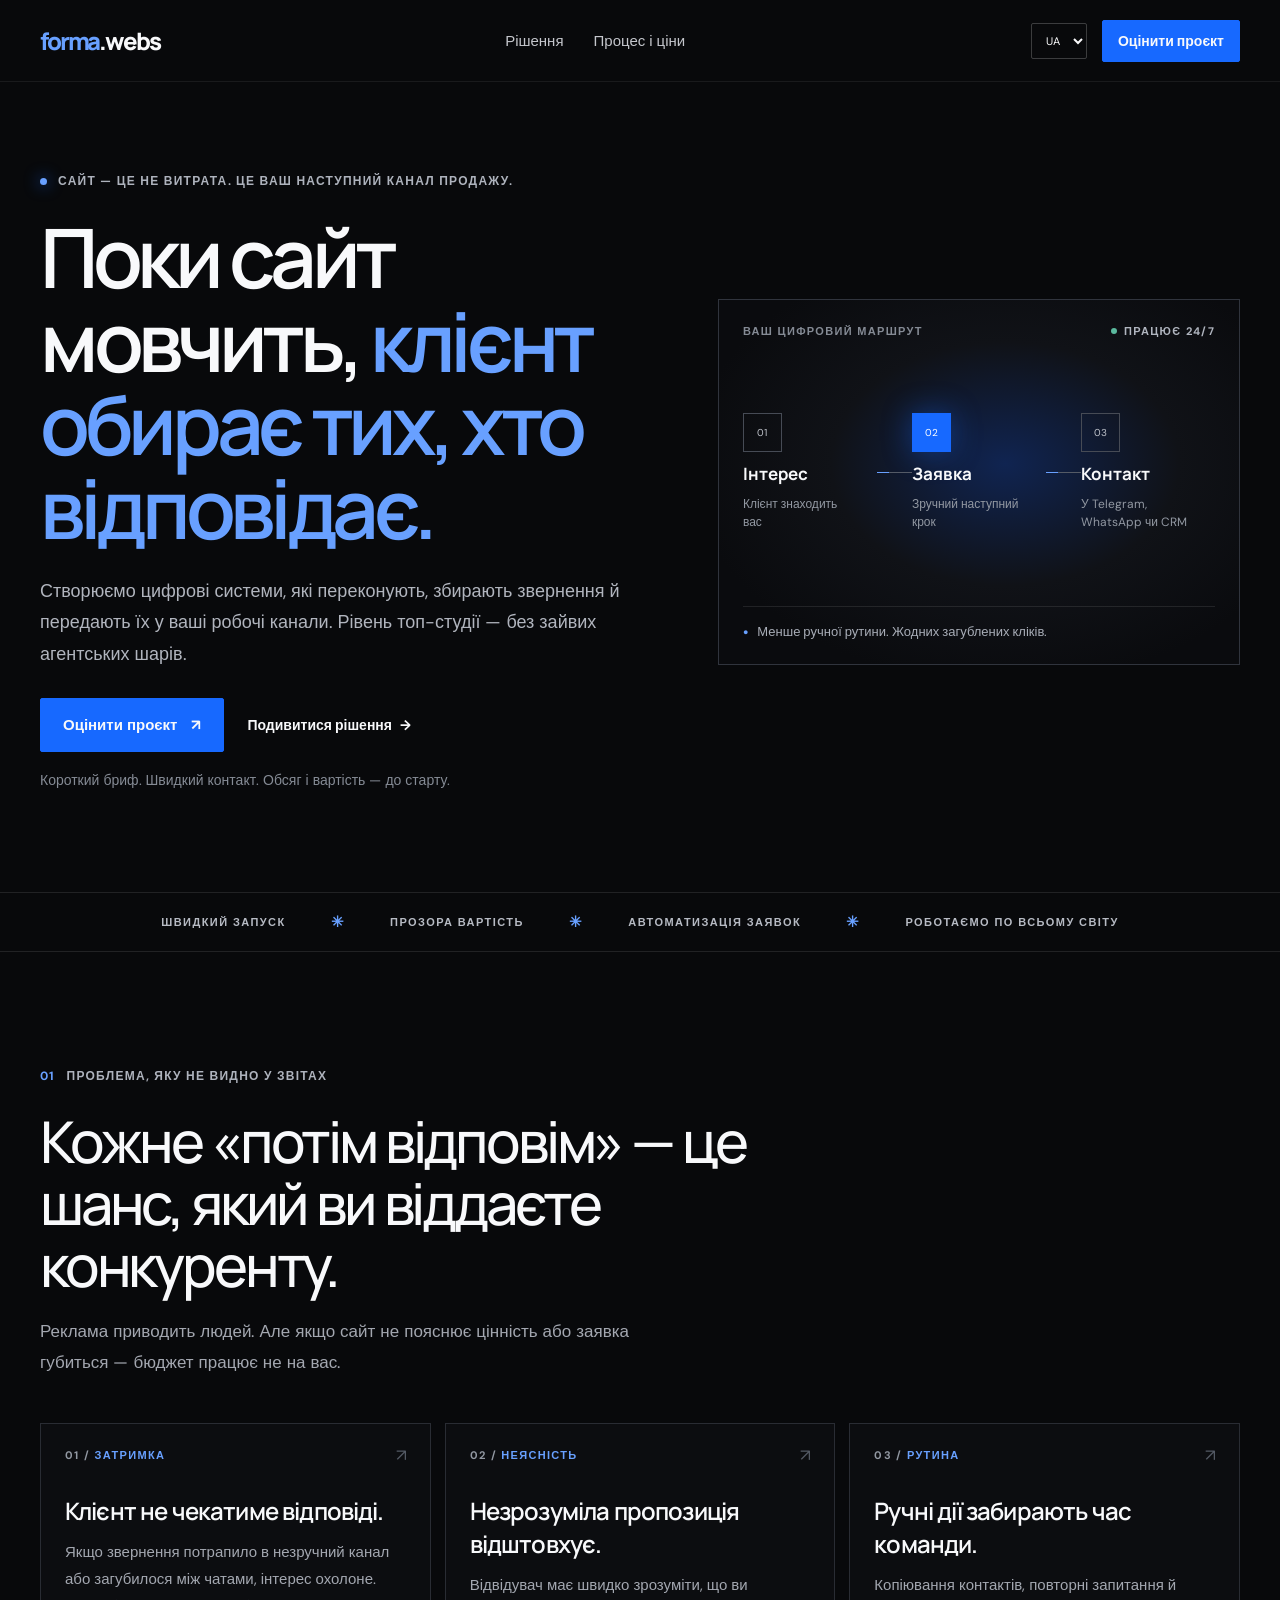
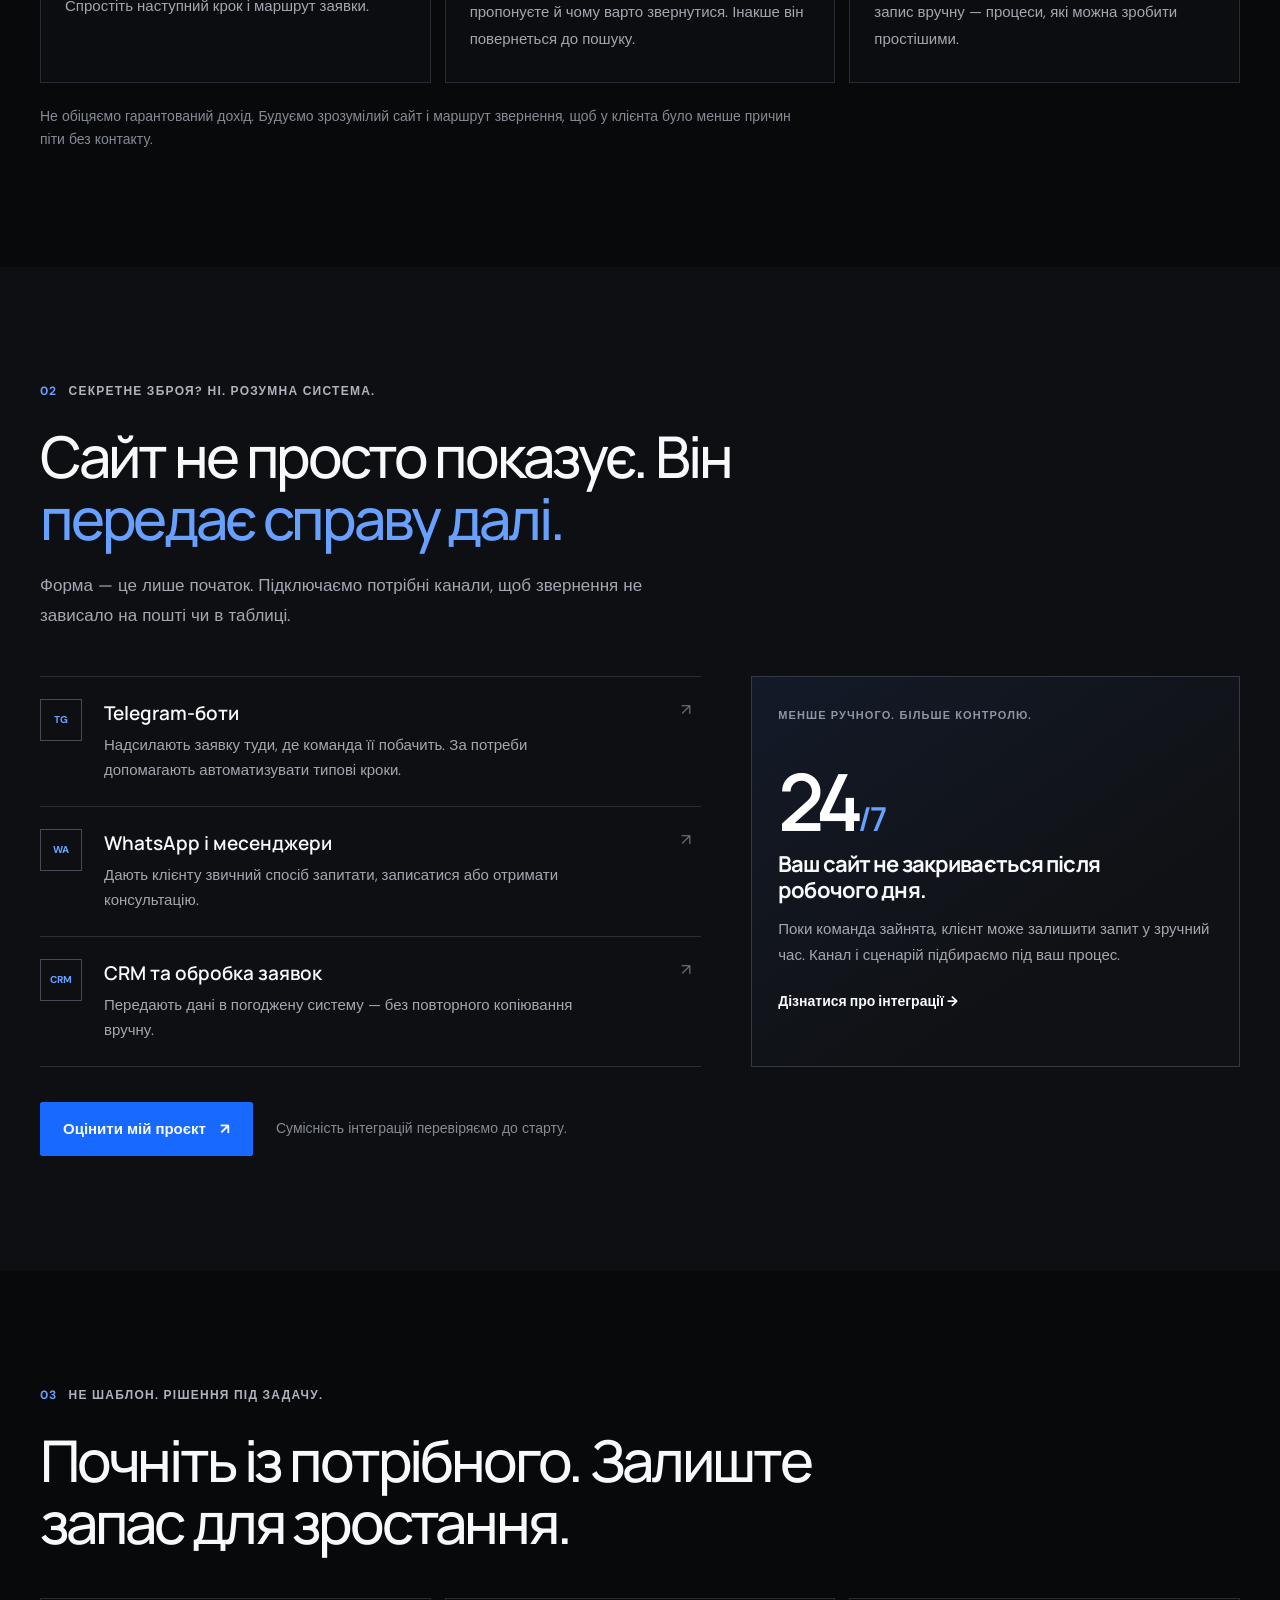
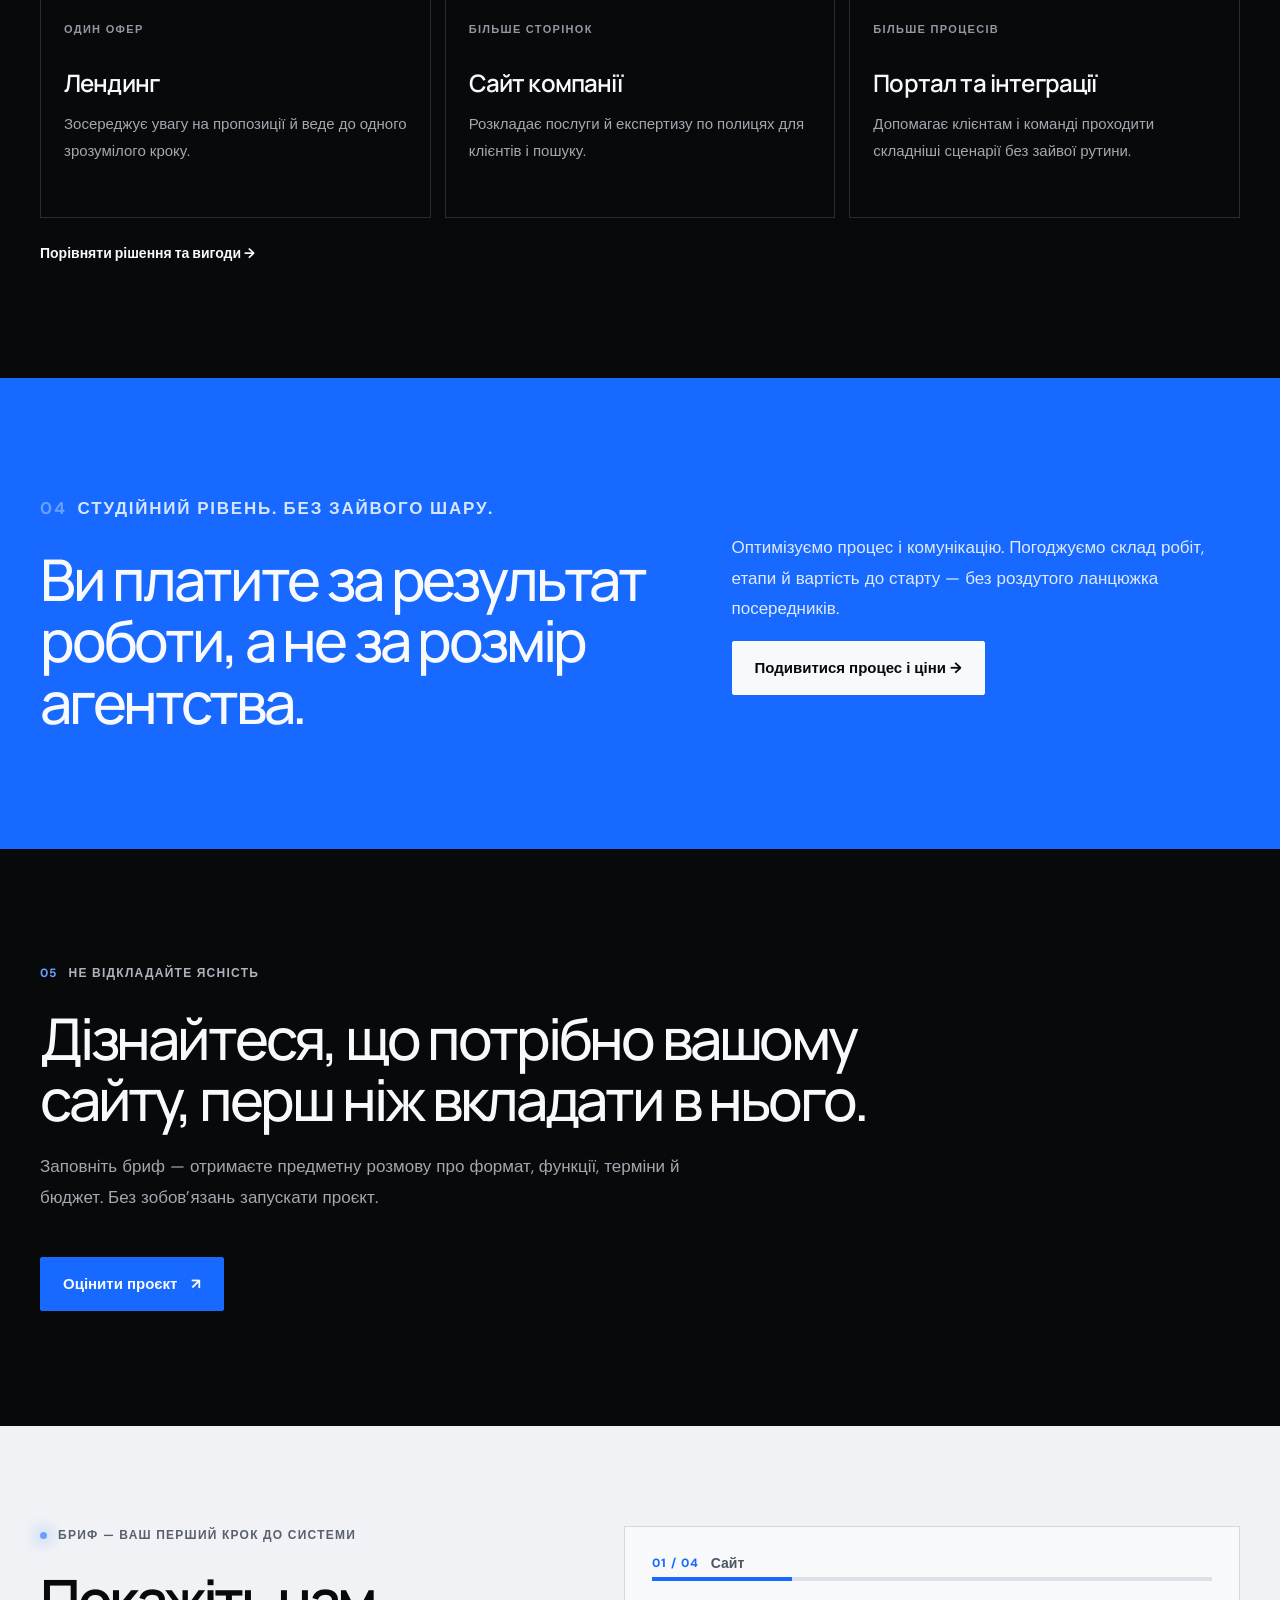
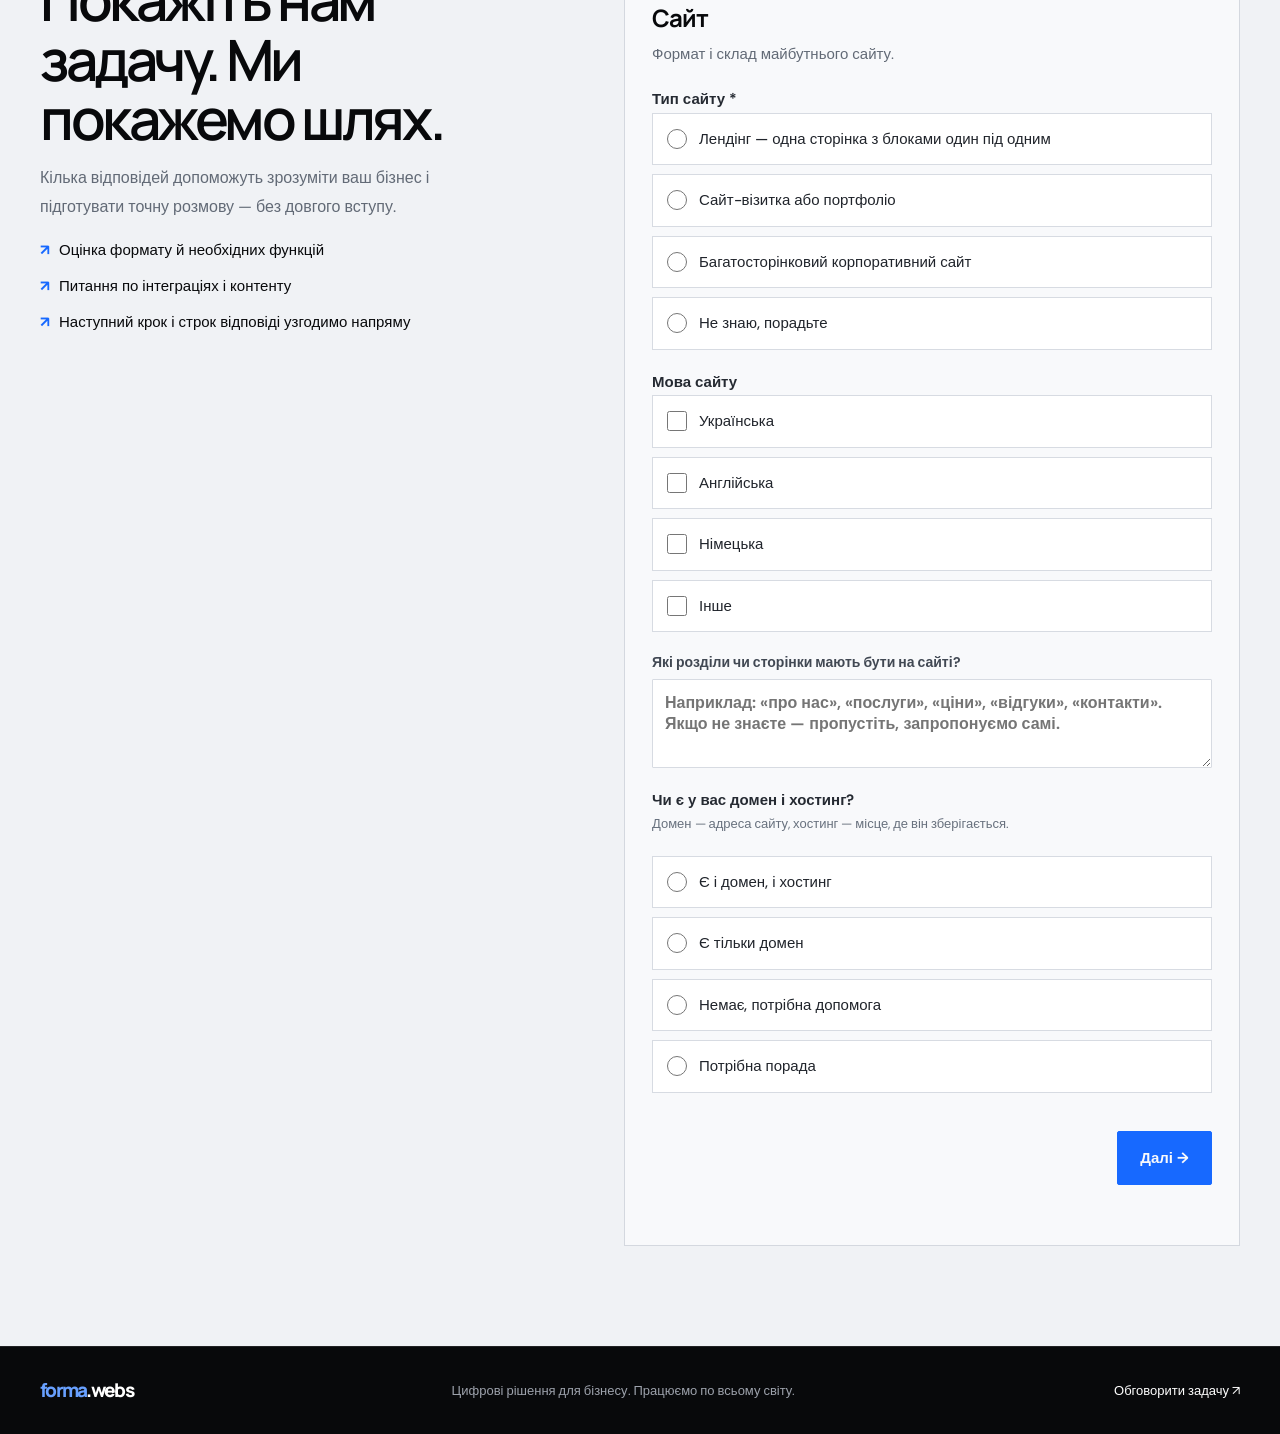
<file: index.html>
<!doctype html>
<html lang="uk">
<head>
  <meta charset="utf-8">
  <meta name="viewport" content="width=device-width, initial-scale=1">
  <meta name="theme-color" content="#08090b">
  <meta name="description" content="Сайти, що перетворюють інтерес на заявки. Розробка та автоматизація без агентської націнки — forma.webs.">
  <title>forma.webs — ваш наступний клієнт не чекатиме</title>
  <link rel="stylesheet" href="styles.css">
  <script src="script.js" defer></script>
</head>
<body data-page="home">
  <header class="site-header">
    <a class="brand" href="index.html" aria-label="forma.webs"><span>forma</span>.webs</a>
    <nav class="main-nav" aria-label="Навігація">
      <a href="services.html" data-i18n="navServices">Рішення</a>
      <a href="process.html" data-i18n="navProcess">Процес і ціни</a>
    </nav>
    <div class="header-actions">
      <label class="sr-only" for="language" data-i18n="languageLabel">Мова</label>
      <select id="language" class="language" aria-label="Мова" data-i18n-aria="languageLabel">
        <option value="uk">UA</option><option value="en">EN</option><option value="de">DE</option>
      </select>
      <a class="button button-small" href="#brief" data-i18n="navCta">Оцінити проєкт</a>
    </div>
    <button class="menu-toggle" type="button" aria-label="Відкрити меню" data-i18n-aria="menuLabel" aria-expanded="false">☰</button>
  </header>

  <main>
    <section class="hero shell">
      <div class="hero-copy">
        <p class="eyebrow"><span class="status-dot"></span><span data-i18n="heroEyebrow">САЙТ — ЦЕ НЕ ВИТРАТА. ЦЕ ВАШ НАСТУПНИЙ КАНАЛ ПРОДАЖУ.</span></p>
        <h1 data-i18n="heroTitle">Поки сайт мовчить, <span class="accent">клієнт обирає тих, хто відповідає.</span></h1>
        <p class="hero-lead" data-i18n="heroText">Створюємо цифрові системи, які переконують, збирають звернення й передають їх у ваші робочі канали. Рівень топ-студії — без зайвих агентських шарів.</p>
        <div class="button-row">
          <a class="button" href="#brief" data-i18n="heroCta">Оцінити проєкт <span aria-hidden="true">↗</span></a>
          <a class="text-link" href="services.html" data-i18n="heroAlt">Подивитися рішення <span aria-hidden="true">→</span></a>
        </div>
        <p class="microcopy" data-i18n="heroNote">Короткий бриф. Швидкий контакт. Обсяг і вартість — до старту.</p>
      </div>
      <div class="hero-visual" aria-label="Відвідувач сайту стає заявкою" data-i18n-aria="visualLabel">
        <div class="visual-top"><span data-i18n="visualLabel">ВАШ ЦИФРОВИЙ МАРШРУТ</span><span class="visual-live"><i></i><span data-i18n="visualLive">ПРАЦЮЄ 24/7</span></span></div>
        <div class="route">
          <div class="route-node"><span class="route-icon">01</span><strong data-i18n="route1">Інтерес</strong><small data-i18n="route1sub">Клієнт знаходить вас</small></div>
          <div class="route-line"><i></i></div>
          <div class="route-node route-node-active"><span class="route-icon">02</span><strong data-i18n="route2">Заявка</strong><small data-i18n="route2sub">Зручний наступний крок</small></div>
          <div class="route-line"><i></i></div>
          <div class="route-node"><span class="route-icon">03</span><strong data-i18n="route3">Контакт</strong><small data-i18n="route3sub">У Telegram, WhatsApp чи CRM</small></div>
        </div>
        <div class="visual-foot"><span class="blue-mark">●</span><span data-i18n="visualFoot">Менше ручної рутини. Жодних загублених кліків.</span></div>
      </div>
    </section>

    <section class="ticker" aria-label="Переваги">
      <div class="ticker-track"><span data-i18n="ticker1">ШВИДКИЙ ЗАПУСК</span><b>✳</b><span data-i18n="ticker2">ПРОЗОРА ВАРТІСТЬ</span><b>✳</b><span data-i18n="ticker3">АВТОМАТИЗАЦІЯ ЗАЯВОК</span><b>✳</b><span data-i18n="ticker4">РОБОТАЄМО ПО ВСЬОМУ СВІТУ</span></div>
    </section>

    <section class="section shell">
      <div class="section-heading">
        <p class="eyebrow"><span class="section-index">01</span><span data-i18n="leakEyebrow">ПРОБЛЕМА, ЯКУ НЕ ВИДНО У ЗВІТАХ</span></p>
        <h2 data-i18n="leakTitle">Кожне «потім відповім» — це шанс, який ви віддаєте конкуренту.</h2>
        <p class="section-intro" data-i18n="leakIntro">Реклама приводить людей. Але якщо сайт не пояснює цінність або заявка губиться — бюджет працює не на вас.</p>
      </div>
      <div class="leak-grid">
        <article class="leak-card"><span class="card-index">01 / <span data-i18n="leakTag1">ЗАТРИМКА</span></span><h3 data-i18n="leak1Title">Клієнт не чекатиме відповіді.</h3><p data-i18n="leak1Text">Якщо звернення потрапило в незручний канал або загубилося між чатами, інтерес охолоне. Спростіть наступний крок і маршрут заявки.</p><span class="card-arrow">↗</span></article>
        <article class="leak-card"><span class="card-index">02 / <span data-i18n="leakTag2">НЕЯСНІСТЬ</span></span><h3 data-i18n="leak2Title">Незрозуміла пропозиція відштовхує.</h3><p data-i18n="leak2Text">Відвідувач має швидко зрозуміти, що ви пропонуєте й чому варто звернутися. Інакше він повернеться до пошуку.</p><span class="card-arrow">↗</span></article>
        <article class="leak-card"><span class="card-index">03 / <span data-i18n="leakTag3">РУТИНА</span></span><h3 data-i18n="leak3Title">Ручні дії забирають час команди.</h3><p data-i18n="leak3Text">Копіювання контактів, повторні запитання й запис вручну — процеси, які можна зробити простішими.</p><span class="card-arrow">↗</span></article>
      </div>
      <p class="ethical-note" data-i18n="ethicalNote">Не обіцяємо гарантований дохід. Будуємо зрозумілий сайт і маршрут звернення, щоб у клієнта було менше причин піти без контакту.</p>
    </section>

    <section class="section section-dark">
      <div class="shell">
        <div class="section-heading">
          <p class="eyebrow"><span class="section-index">02</span><span data-i18n="secretEyebrow">СЕКРЕТНЕ ЗБРОЯ? НІ. РОЗУМНА СИСТЕМА.</span></p>
          <h2 data-i18n="secretTitle">Сайт не просто показує. Він <span class="accent">передає справу далі.</span></h2>
          <p class="section-intro" data-i18n="secretIntro">Форма — це лише початок. Підключаємо потрібні канали, щоб звернення не зависало на пошті чи в таблиці.</p>
        </div>
        <div class="automation-grid">
          <div class="automation-list">
            <article class="automation-row"><span class="automation-symbol">TG</span><div><h3 data-i18n="auto1Title">Telegram-боти</h3><p data-i18n="auto1Text">Надсилають заявку туди, де команда її побачить. За потреби допомагають автоматизувати типові кроки.</p></div><span class="row-arrow">↗</span></article>
            <article class="automation-row"><span class="automation-symbol">WA</span><div><h3 data-i18n="auto2Title">WhatsApp і месенджери</h3><p data-i18n="auto2Text">Дають клієнту звичний спосіб запитати, записатися або отримати консультацію.</p></div><span class="row-arrow">↗</span></article>
            <article class="automation-row"><span class="automation-symbol">CRM</span><div><h3 data-i18n="auto3Title">CRM та обробка заявок</h3><p data-i18n="auto3Text">Передають дані в погоджену систему — без повторного копіювання вручну.</p></div><span class="row-arrow">↗</span></article>
          </div>
          <div class="automation-aside">
            <span class="aside-label" data-i18n="asideLabel">МЕНШЕ РУЧНОГО. БІЛЬШЕ КОНТРОЛЮ.</span>
            <div class="aside-number">24<span>/7</span></div>
            <h3 data-i18n="asideTitle">Ваш сайт не закривається після робочого дня.</h3>
            <p data-i18n="asideText">Поки команда зайнята, клієнт може залишити запит у зручний час. Канал і сценарій підбираємо під ваш процес.</p>
            <a class="text-link" href="services.html#integrations" data-i18n="asideLink">Дізнатися про інтеграції →</a>
          </div>
        </div>
        <div class="button-row section-cta"><a class="button" href="#brief" data-i18n="secretCta">Оцінити мій проєкт <span aria-hidden="true">↗</span></a><span class="microcopy" data-i18n="secretNote">Сумісність інтеграцій перевіряємо до старту.</span></div>
      </div>
    </section>

    <section class="section shell">
      <div class="section-heading">
        <p class="eyebrow"><span class="section-index">03</span><span data-i18n="solutionsEyebrow">НЕ ШАБЛОН. РІШЕННЯ ПІД ЗАДАЧУ.</span></p>
        <h2 data-i18n="solutionsTitle">Почніть із потрібного. Залиште запас для зростання.</h2>
      </div>
      <div class="solution-preview">
        <article class="solution-card"><span class="service-kicker" data-i18n="solKicker1">ОДИН ОФЕР</span><h3 data-i18n="solTitle1">Лендинг</h3><p data-i18n="solText1">Зосереджує увагу на пропозиції й веде до одного зрозумілого кроку.</p></article>
        <article class="solution-card"><span class="service-kicker" data-i18n="solKicker2">БІЛЬШЕ СТОРІНОК</span><h3 data-i18n="solTitle2">Сайт компанії</h3><p data-i18n="solText2">Розкладає послуги й експертизу по полицях для клієнтів і пошуку.</p></article>
        <article class="solution-card"><span class="service-kicker" data-i18n="solKicker3">БІЛЬШЕ ПРОЦЕСІВ</span><h3 data-i18n="solTitle3">Портал та інтеграції</h3><p data-i18n="solText3">Допомагає клієнтам і команді проходити складніші сценарії без зайвої рутини.</p></article>
      </div>
      <a class="text-link" href="services.html" data-i18n="solutionsLink">Порівняти рішення та вигоди →</a>
    </section>

    <section class="section section-blue">
      <div class="shell contrast-panel">
        <div><p class="eyebrow"><span class="section-index">04</span><span data-i18n="valueEyebrow">СТУДІЙНИЙ РІВЕНЬ. БЕЗ ЗАЙВОГО ШАРУ.</span></p><h2 data-i18n="valueTitle">Ви платите за результат роботи, а не за розмір агентства.</h2></div>
        <div><p data-i18n="valueText">Оптимізуємо процес і комунікацію. Погоджуємо склад робіт, етапи й вартість до старту — без роздутого ланцюжка посередників.</p><a class="button button-white" href="process.html" data-i18n="valueCta">Подивитися процес і ціни →</a></div>
      </div>
    </section>

    <section class="section shell">
      <div class="section-heading">
        <p class="eyebrow"><span class="section-index">05</span><span data-i18n="closeEyebrow">НЕ ВІДКЛАДАЙТЕ ЯСНІСТЬ</span></p>
        <h2 data-i18n="closeTitle">Дізнайтеся, що потрібно вашому сайту, перш ніж вкладати в нього.</h2>
        <p class="section-intro" data-i18n="closeText">Заповніть бриф — отримаєте предметну розмову про формат, функції, терміни й бюджет. Без зобов’язань запускати проєкт.</p>
      </div>
      <a class="button" href="#brief" data-i18n="closeCta">Оцінити проєкт <span aria-hidden="true">↗</span></a>
    </section>

    <section class="brief-section" id="brief">
      <div class="shell brief-layout">
        <div class="brief-copy">
          <p class="eyebrow"><span class="status-dot"></span><span data-i18n="briefEyebrow">БРИФ — ВАШ ПЕРШИЙ КРОК ДО СИСТЕМИ</span></p>
          <h2 data-i18n="briefTitle">Покажіть нам задачу. Ми покажемо шлях.</h2>
          <p data-i18n="briefText">Кілька відповідей допоможуть зрозуміти ваш бізнес і підготувати точну розмову — без довгого вступу.</p>
          <ul class="brief-points"><li data-i18n="briefPoint1">Оцінка формату й необхідних функцій</li><li data-i18n="briefPoint2">Питання по інтеграціях і контенту</li><li data-i18n="briefPoint3">Наступний крок і строк відповіді узгодимо напряму</li></ul>
        </div>
        <form class="brief-form" action="https://formspree.io/f/xjyyybko" method="POST" enctype="multipart/form-data" data-brief-form>
          <div class="brief-progress" aria-live="polite">
            <span class="brief-progress-count" data-step-count>01 / 04</span>
            <span class="brief-progress-label" data-step-label data-i18n="formStep1Label">Сайт</span>
            <span class="brief-progress-track"><span data-progress-bar></span></span>
          </div>
          <fieldset class="brief-step" data-step="1">
            <legend data-i18n="formSiteTitle">Сайт</legend>
            <p class="step-description" data-i18n="formSiteIntro">Формат і склад майбутнього сайту.</p>
            <fieldset class="choice-group">
              <legend data-i18n="formSiteType">Тип сайту *</legend>
              <label class="choice"><input type="radio" name="project" value="landing" required><span data-i18n="formSiteLanding">Лендінг — одна сторінка з блоками один під одним</span></label>
              <label class="choice"><input type="radio" name="project" value="portfolio"><span data-i18n="formSitePortfolio">Сайт-візитка або портфоліо</span></label>
              <label class="choice"><input type="radio" name="project" value="corporate"><span data-i18n="formSiteCorporate">Багатосторінковий корпоративний сайт</span></label>
              <label class="choice"><input type="radio" name="project" value="unsure"><span data-i18n="formSiteUnsure">Не знаю, порадьте</span></label>
            </fieldset>
            <fieldset class="choice-group">
              <legend data-i18n="formSiteLanguage">Мова сайту</legend>
              <label class="choice"><input type="checkbox" name="siteLanguages" value="uk"><span data-i18n="formLangUk">Українська</span></label>
              <label class="choice"><input type="checkbox" name="siteLanguages" value="en"><span data-i18n="formLangEn">Англійська</span></label>
              <label class="choice"><input type="checkbox" name="siteLanguages" value="de"><span data-i18n="formLangDe">Німецька</span></label>
              <label class="choice"><input type="checkbox" name="siteLanguages" value="other"><span data-i18n="formOther">Інше</span></label>
            </fieldset>
            <label><span data-i18n="formPages">Які розділи чи сторінки мають бути на сайті?</span><textarea name="pages" rows="3" data-i18n-placeholder="formPagesHint" placeholder="Наприклад: про нас, послуги, ціни, відгуки, контакти"></textarea></label>
            <fieldset class="choice-group">
              <legend data-i18n="formDomain">Чи є у вас домен і хостинг?</legend>
              <p class="field-hint" data-i18n="formDomainHint">Домен — адреса сайту, хостинг — місце, де він зберігається.</p>
              <label class="choice"><input type="radio" name="domain" value="both"><span data-i18n="formDomainBoth">Є і домен, і хостинг</span></label>
              <label class="choice"><input type="radio" name="domain" value="domain"><span data-i18n="formDomainOnly">Є тільки домен</span></label>
              <label class="choice"><input type="radio" name="domain" value="need"><span data-i18n="formDomainNeed">Немає, потрібна допомога</span></label>
              <label class="choice"><input type="radio" name="domain" value="unsure"><span data-i18n="formUnsure">Не знаю</span></label>
            </fieldset>
          </fieldset>
          <fieldset class="brief-step" data-step="2" hidden>
            <legend data-i18n="formVisualTitle">Візуал</legend>
            <p class="step-description" data-i18n="formVisualIntro">Яким сайт має виглядати й відчуватися.</p>
            <fieldset class="choice-group">
              <legend data-i18n="formBrand">Чи є у вас брендбук або фірмовий стиль? *</legend>
              <p class="field-hint" data-i18n="formBrandHint">Логотип, кольори, шрифти.</p>
              <label class="choice"><input type="radio" name="brand" value="brandbook" required><span data-i18n="formBrandBook">Так, є повний брендбук</span></label>
              <label class="choice"><input type="radio" name="brand" value="partial"><span data-i18n="formBrandPartial">Є логотип і кольори</span></label>
              <label class="choice"><input type="radio" name="brand" value="none"><span data-i18n="formBrandNone">Немає</span></label>
            </fieldset>
            <fieldset class="choice-group">
              <legend data-i18n="formStyle">Яким має бути сайт?</legend>
              <p class="field-hint" data-i18n="formMultiHint">Можна обрати кілька варіантів.</p>
              <label class="choice"><input type="checkbox" name="style" value="minimal"><span data-i18n="formStyleMinimal">Мінімалістичним, з акцентом на функціональність</span></label>
              <label class="choice"><input type="checkbox" name="style" value="formal"><span data-i18n="formStyleFormal">Формальним, лаконічним</span></label>
              <label class="choice"><input type="checkbox" name="style" value="bright"><span data-i18n="formStyleBright">Яскравим, емоційним</span></label>
              <label class="choice"><input type="checkbox" name="style" value="photo"><span data-i18n="formStylePhoto">Насиченим фото та кейсами</span></label>
              <label class="choice"><input type="checkbox" name="style" value="positive"><span data-i18n="formStylePositive">Легким, позитивним</span></label>
              <label class="choice"><input type="checkbox" name="style" value="luxury"><span data-i18n="formStyleLuxury">Витонченим, розкішним</span></label>
              <label class="choice"><input type="checkbox" name="style" value="other"><span data-i18n="formOther">Інше</span></label>
            </fieldset>
            <label><span data-i18n="formLikedSites">Які сайти чи застосунки вам подобаються і чим саме? *</span><span class="field-hint" data-i18n="formLikedHint">Додайте посилання і кілька слів про те, що зачепило: кольори, шрифти, фото, настрій, анімації.</span><textarea name="likedSites" rows="4" required></textarea></label>
            <label><span data-i18n="formDislikedSites">Які сайти вам не подобаються і чого ви точно не хочете?</span><textarea name="dislikedSites" rows="3"></textarea></label>
          </fieldset>
          <fieldset class="brief-step" data-step="3" hidden>
            <legend data-i18n="formMaterialsTitle">Матеріали</legend>
            <p class="step-description" data-i18n="formMaterialsIntro">Що вже є для сайту і хто готує решту.</p>
            <fieldset class="choice-group">
              <legend data-i18n="formMaterialsHave">Що з цього вже є?</legend>
              <label class="choice"><input type="checkbox" name="materials" value="photos"><span data-i18n="formHavePhotos">Фото продукції, команди, клієнтів</span></label>
              <label class="choice"><input type="checkbox" name="materials" value="texts"><span data-i18n="formHaveTexts">Тексти</span></label>
              <label class="choice"><input type="checkbox" name="materials" value="reviews"><span data-i18n="formHaveReviews">Відгуки — текстові або відео</span></label>
              <label class="choice"><input type="checkbox" name="materials" value="other"><span data-i18n="formOther">Інше</span></label>
            </fieldset>
            <fieldset class="choice-group">
              <legend data-i18n="formPhotoOwner">Хто готує фото для сайту?</legend>
              <label class="choice"><input type="radio" name="photoOwner" value="client"><span data-i18n="formYouProvide">Надасте ви</span></label>
              <label class="choice"><input type="radio" name="photoOwner" value="photographer"><span data-i18n="formPhotographer">У вас є фотограф</span></label>
              <label class="choice"><input type="radio" name="photoOwner" value="free-stock"><span data-i18n="formFreeStock">Підбираю я з безкоштовних фотостоків</span></label>
              <label class="choice"><input type="radio" name="photoOwner" value="paid-stock"><span data-i18n="formPaidStock">Підбираю я з платних фотостоків</span></label>
              <label class="choice"><input type="radio" name="photoOwner" value="other"><span data-i18n="formOther">Інше</span></label>
            </fieldset>
            <fieldset class="choice-group">
              <legend data-i18n="formTextOwner">Хто готує тексти для сайту?</legend>
              <label class="choice"><input type="radio" name="textOwner" value="client"><span data-i18n="formYouProvide">Надасте ви</span></label>
              <label class="choice"><input type="radio" name="textOwner" value="copywriter"><span data-i18n="formCopywriter">У вас є копірайтер</span></label>
              <label class="choice"><input type="radio" name="textOwner" value="self"><span data-i18n="formIWrite">Пишу я</span></label>
              <label class="choice"><input type="radio" name="textOwner" value="other"><span data-i18n="formOther">Інше</span></label>
            </fieldset>
            <label><span data-i18n="formFiles">Файли</span><span class="field-hint" data-i18n="formFilesHint">Логотип, брендбук, фото, відгуки. До 10 файлів, кожен — до 18 МБ.</span><input class="file-input" type="file" name="files" multiple data-max-files="10" data-max-file-size="18874368" accept="image/*,.pdf,.doc,.docx,.txt,.zip"></label>
            <label><span data-i18n="formMaterialLinks">Посилання на матеріали</span><span class="field-hint" data-i18n="formLinksHint">Google Drive, Dropbox, Figma, Pinterest — кожне посилання з нового рядка.</span><textarea name="materialLinks" rows="3" data-i18n-placeholder="formLinksPlaceholder" placeholder="https://..."></textarea></label>
            <p class="selected-files" data-selected-files></p>
          </fieldset>
          <fieldset class="brief-step" data-step="4" hidden>
            <legend data-i18n="formDeadlineTitle">Терміни й бюджет</legend>
            <p class="step-description" data-i18n="formDeadlineIntro">Останній крок — і бриф готовий.</p>
            <label><span data-i18n="formDeadline">До якої дати потрібен сайт? *</span><span class="field-hint" data-i18n="formDeadlineHint">Конкретна дата або подія, до якої сайт має запрацювати.</span><input type="text" name="deadline" required></label>
            <label><span data-i18n="formBudget">На який бюджет ви орієнтуєтесь?</span><span class="field-hint" data-i18n="formBudgetHint">Можна приблизно або діапазоном. Це допоможе запропонувати рішення, яке вам підійде.</span><input type="text" name="budget"></label>
            <label><span data-i18n="formExtra">Чи є ще щось, про що ми не спитали?</span><textarea name="extra" rows="3"></textarea></label>
            <label><span data-i18n="formName">Ваше ім’я</span><input name="name" autocomplete="name" required data-i18n-placeholder="formNamePlaceholder" placeholder="Як до вас звертатися?"></label>
            <label><span data-i18n="formContact">Email або месенджер</span><input name="contact" autocomplete="email" required data-i18n-placeholder="formContactPlaceholder" placeholder="Куди написати?"></label>
            <label class="choice consent-choice"><input type="checkbox" name="consent" required><span data-i18n="formConsent">Я погоджуюсь на обробку персональних даних для відповіді на мій запит.</span></label>
          </fieldset>
          <div class="brief-actions">
            <button class="button button-back" type="button" data-step-back data-i18n="formBack" hidden>Назад</button>
            <button class="button button-next" type="button" data-step-next data-i18n="formNext">Далі <span aria-hidden="true">→</span></button>
            <button class="button button-submit" type="submit" data-i18n="formSubmit" hidden>Надіслати заявку <span aria-hidden="true">↗</span></button>
          </div>
          <p class="form-message" aria-live="polite"></p>
        </form>
      </div>
    </section>
  </main>
  <footer class="site-footer"><a class="brand" href="index.html"><span>forma</span>.webs</a><span data-i18n="footerLine">Цифрові рішення для бізнесу. Працюємо по всьому світу.</span><a href="#brief" data-i18n="footerCta">Обговорити задачу ↗</a></footer>
</body>
</html>
</file>
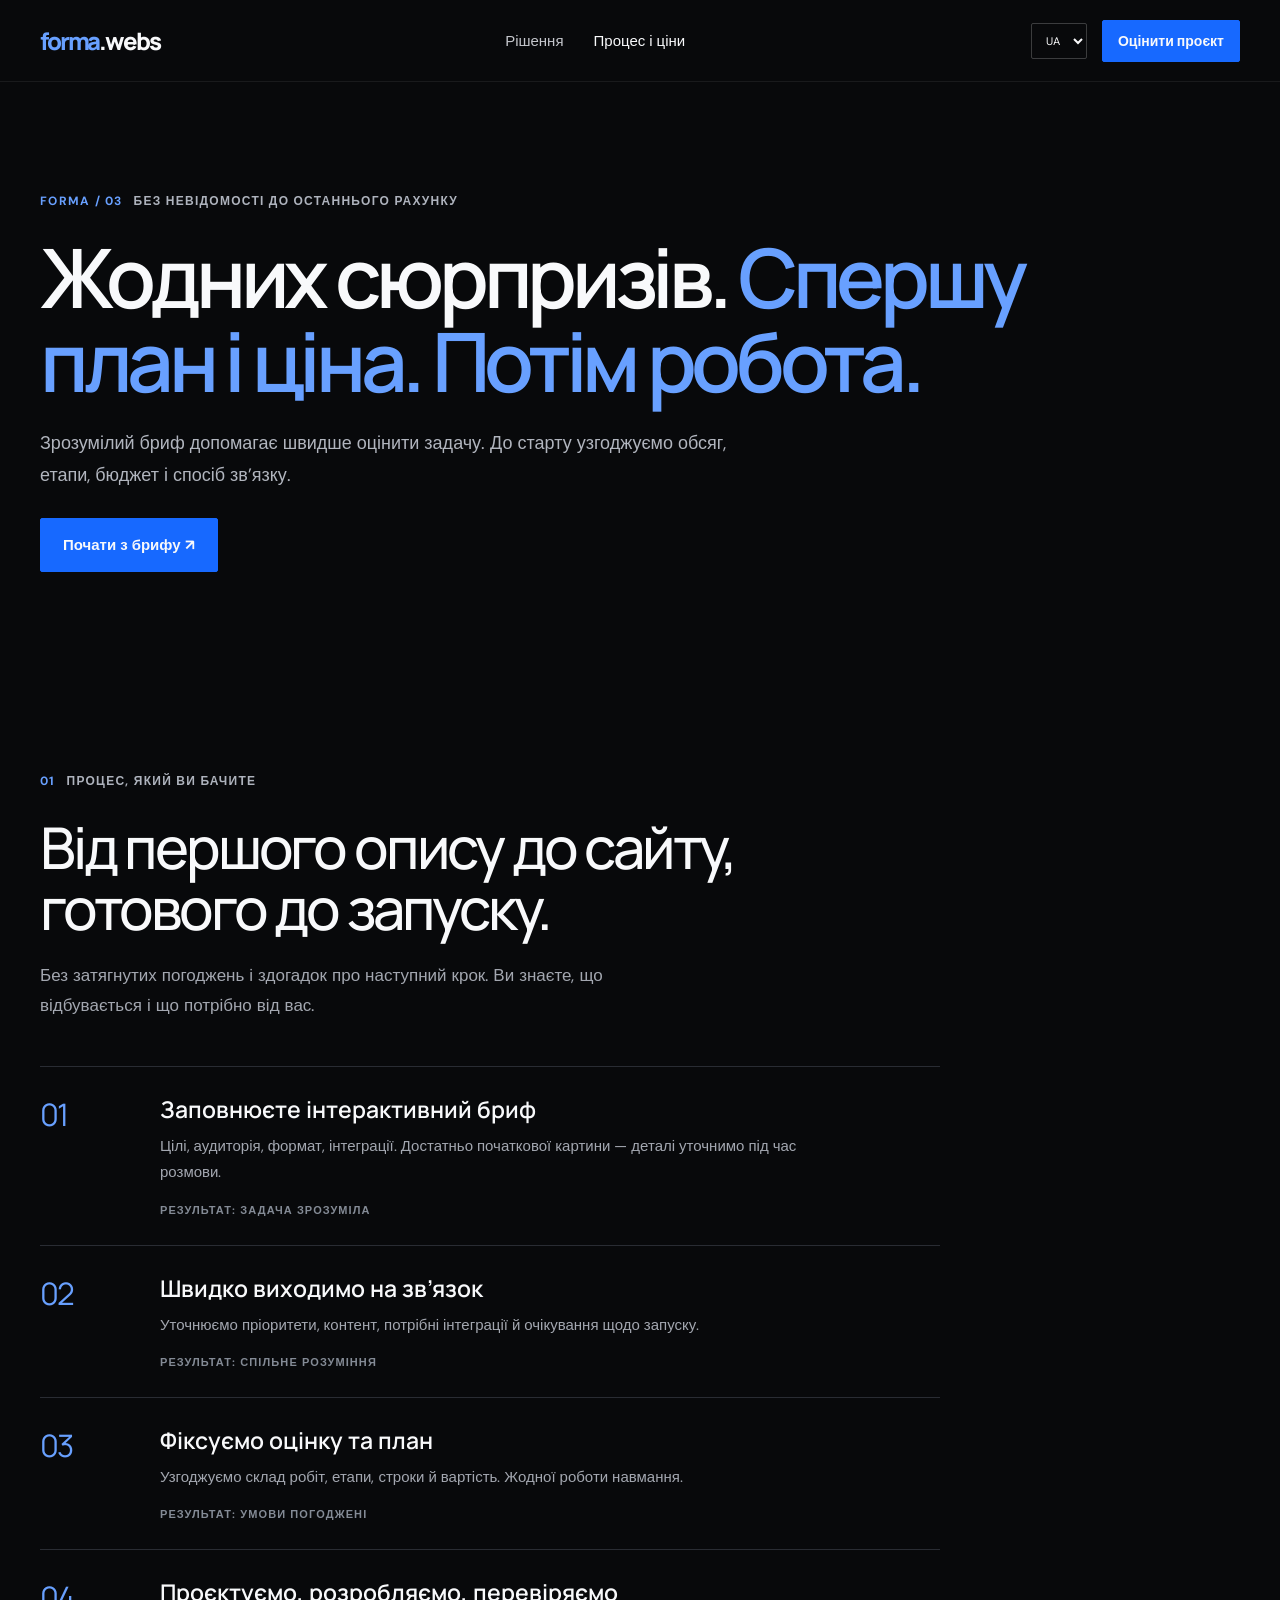
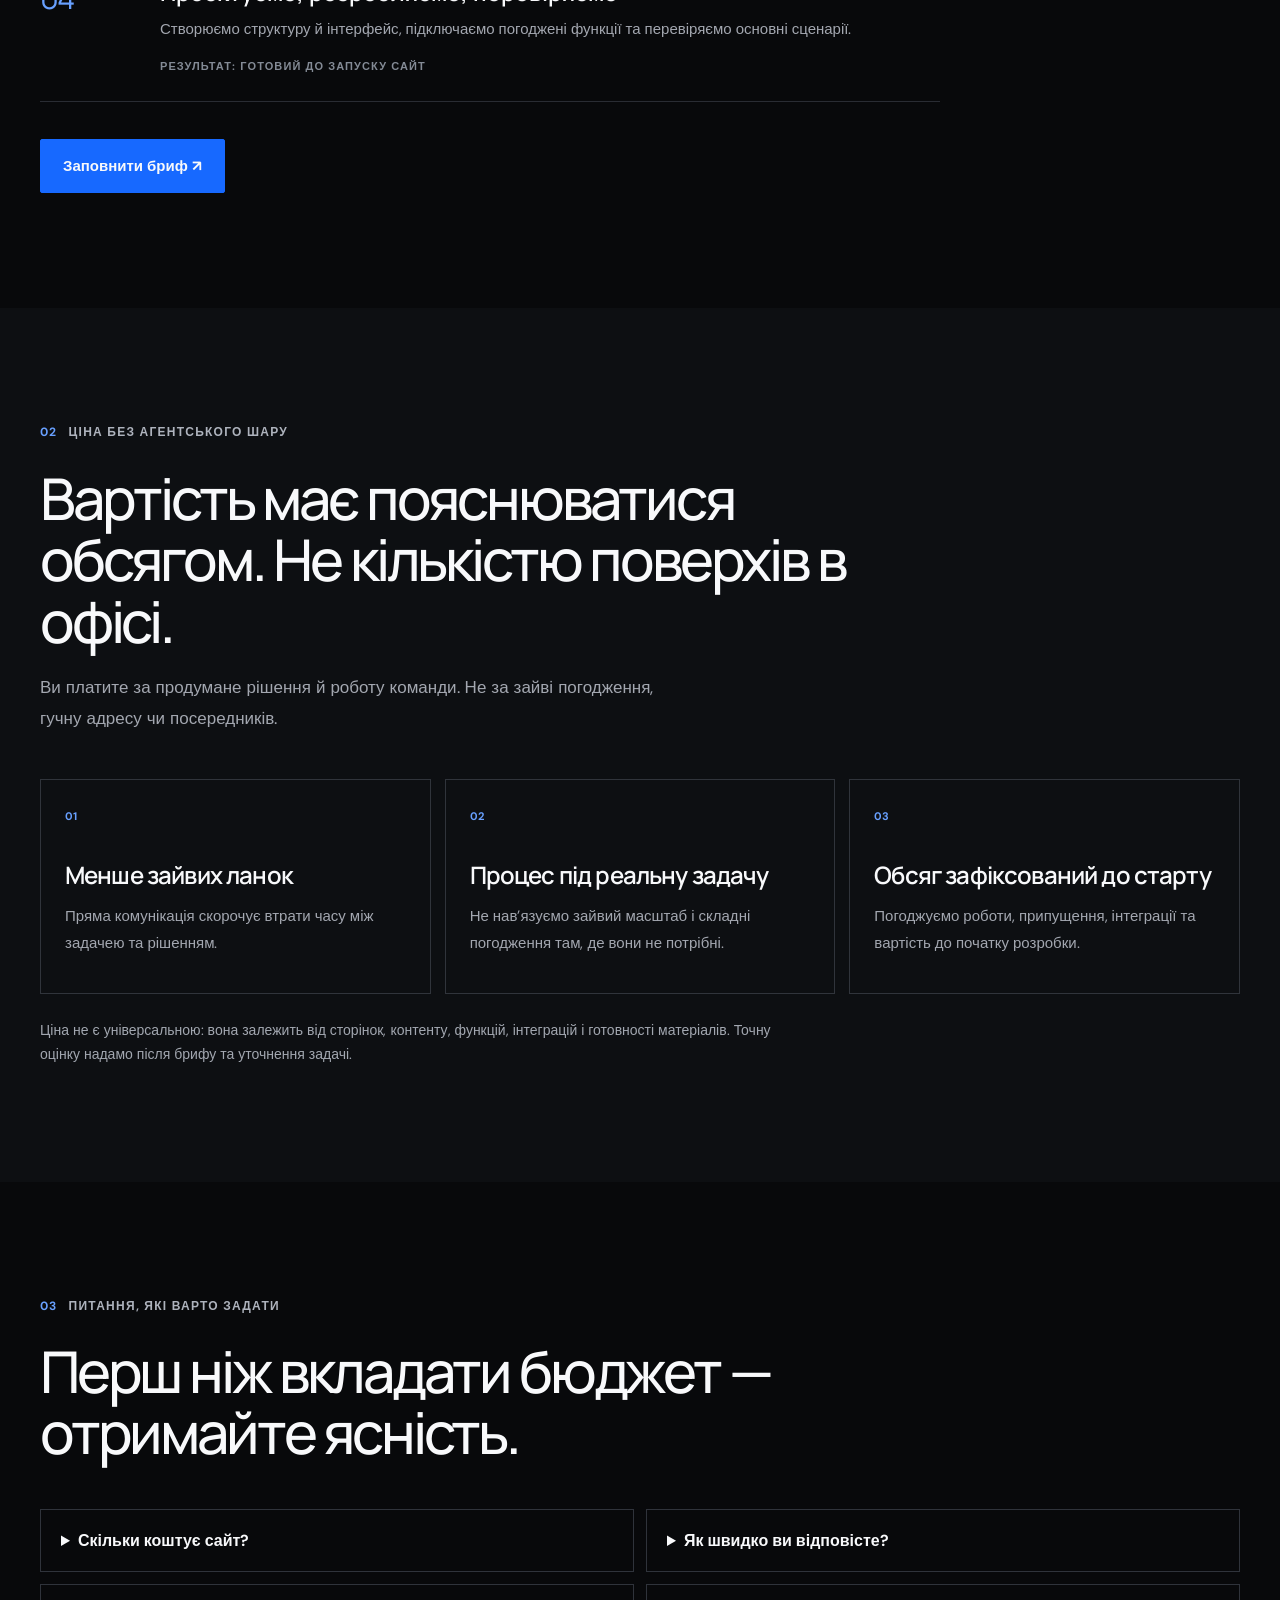
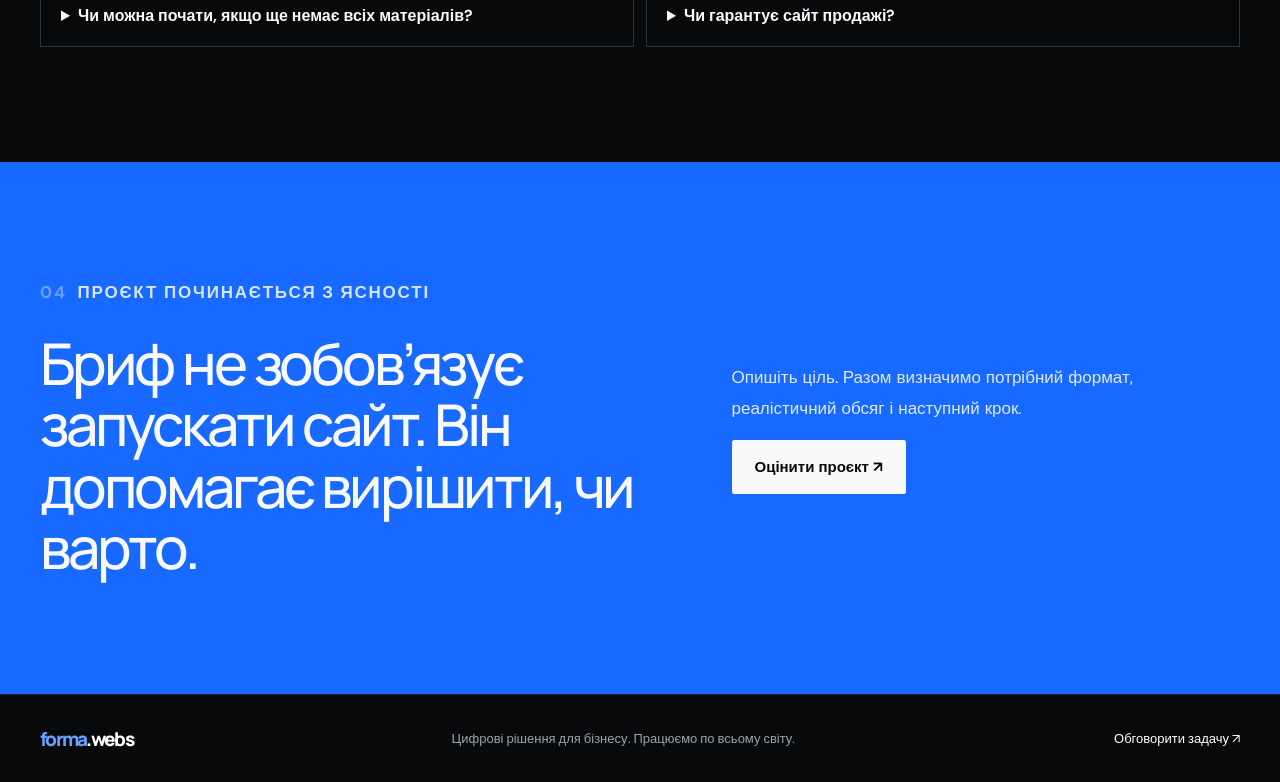
<file: process.html>
<!doctype html>
<html lang="uk">
<head>
  <meta charset="utf-8"><meta name="viewport" content="width=device-width, initial-scale=1"><meta name="theme-color" content="#08090b">
  <meta name="description" content="Прозорий процес розробки forma.webs: від брифу й оцінки до перевірки та запуску. Ціну й обсяг погоджуємо до старту.">
  <title>Процес і ціни — forma.webs</title><link rel="stylesheet" href="styles.css"><script src="script.js" defer></script>
</head>
<body data-page="process">
  <header class="site-header">
    <a class="brand" href="index.html" aria-label="forma.webs"><span>forma</span>.webs</a>
    <nav class="main-nav" aria-label="Навігація"><a href="services.html" data-i18n="navServices">Рішення</a><a href="process.html" aria-current="page" data-i18n="navProcess">Процес і ціни</a></nav>
    <div class="header-actions"><label class="sr-only" for="language" data-i18n="languageLabel">Мова</label><select id="language" class="language" aria-label="Мова" data-i18n-aria="languageLabel"><option value="uk">UA</option><option value="en">EN</option><option value="de">DE</option></select><a class="button button-small" href="index.html#brief" data-i18n="navCta">Оцінити проєкт</a></div>
    <button class="menu-toggle" type="button" aria-label="Відкрити меню" data-i18n-aria="menuLabel" aria-expanded="false">☰</button>
  </header>
  <main>
    <section class="subhero shell">
      <p class="eyebrow"><span class="section-index">FORMA / 03</span><span data-i18n="processEyebrow">БЕЗ НЕВІДОМОСТІ ДО ОСТАННЬОГО РАХУНКУ</span></p>
      <h1 data-i18n="processHeroTitle">Жодних сюрпризів. <span class="accent">Спершу план і ціна. Потім робота.</span></h1>
      <p class="hero-lead" data-i18n="processHeroText">Зрозумілий бриф допомагає швидше оцінити задачу. До старту узгоджуємо обсяг, етапи, бюджет і спосіб зв’язку.</p>
      <a class="button" href="index.html#brief" data-i18n="processHeroCta">Почати з брифу ↗</a>
    </section>
    <section class="section shell">
      <div class="section-heading"><p class="eyebrow"><span class="section-index">01</span><span data-i18n="stepsEyebrow">ПРОЦЕС, ЯКИЙ ВИ БАЧИТЕ</span></p><h2 data-i18n="stepsTitle">Від першого опису до сайту, готового до запуску.</h2><p class="section-intro" data-i18n="stepsIntro">Без затягнутих погоджень і здогадок про наступний крок. Ви знаєте, що відбувається і що потрібно від вас.</p></div>
      <div class="process-steps">
        <article class="process-step"><span class="step-count">01</span><div><h3 data-i18n="processStep1Title">Заповнюєте інтерактивний бриф</h3><p data-i18n="processStep1Text">Цілі, аудиторія, формат, інтеграції. Достатньо початкової картини — деталі уточнимо під час розмови.</p><span class="step-output" data-i18n="processStep1Out">РЕЗУЛЬТАТ: ЗАДАЧА ЗРОЗУМІЛА</span></div></article>
        <article class="process-step"><span class="step-count">02</span><div><h3 data-i18n="processStep2Title">Швидко виходимо на зв’язок</h3><p data-i18n="processStep2Text">Уточнюємо пріоритети, контент, потрібні інтеграції й очікування щодо запуску.</p><span class="step-output" data-i18n="processStep2Out">РЕЗУЛЬТАТ: СПІЛЬНЕ РОЗУМІННЯ</span></div></article>
        <article class="process-step"><span class="step-count">03</span><div><h3 data-i18n="processStep3Title">Фіксуємо оцінку та план</h3><p data-i18n="processStep3Text">Узгоджуємо склад робіт, етапи, строки й вартість. Жодної роботи навмання.</p><span class="step-output" data-i18n="processStep3Out">РЕЗУЛЬТАТ: УМОВИ ПОГОДЖЕНІ</span></div></article>
        <article class="process-step"><span class="step-count">04</span><div><h3 data-i18n="processStep4Title">Проєктуємо, розробляємо, перевіряємо</h3><p data-i18n="processStep4Text">Створюємо структуру й інтерфейс, підключаємо погоджені функції та перевіряємо основні сценарії.</p><span class="step-output" data-i18n="processStep4Out">РЕЗУЛЬТАТ: ГОТОВИЙ ДО ЗАПУСКУ САЙТ</span></div></article>
      </div>
      <a class="button" href="index.html#brief" data-i18n="stepsCta">Заповнити бриф ↗</a>
    </section>
    <section class="section section-dark">
      <div class="shell">
        <div class="section-heading"><p class="eyebrow"><span class="section-index">02</span><span data-i18n="pricingEyebrow">ЦІНА БЕЗ АГЕНТСЬКОГО ШАРУ</span></p><h2 data-i18n="pricingTitle">Вартість має пояснюватися обсягом. Не кількістю поверхів в офісі.</h2><p class="section-intro" data-i18n="pricingIntro">Ви платите за продумане рішення й роботу команди. Не за зайві погодження, гучну адресу чи посередників.</p></div>
        <div class="pricing-grid">
          <article class="pricing-card"><span class="pricing-mark">01</span><h3 data-i18n="pricing1Title">Менше зайвих ланок</h3><p data-i18n="pricing1Text">Пряма комунікація скорочує втрати часу між задачею та рішенням.</p></article>
          <article class="pricing-card"><span class="pricing-mark">02</span><h3 data-i18n="pricing2Title">Процес під реальну задачу</h3><p data-i18n="pricing2Text">Не нав’язуємо зайвий масштаб і складні погодження там, де вони не потрібні.</p></article>
          <article class="pricing-card"><span class="pricing-mark">03</span><h3 data-i18n="pricing3Title">Обсяг зафіксований до старту</h3><p data-i18n="pricing3Text">Погоджуємо роботи, припущення, інтеграції та вартість до початку розробки.</p></article>
        </div>
        <p class="pricing-disclaimer" data-i18n="pricingDisclaimer">Ціна не є універсальною: вона залежить від сторінок, контенту, функцій, інтеграцій і готовності матеріалів. Точну оцінку надамо після брифу та уточнення задачі.</p>
      </div>
    </section>
    <section class="section shell">
      <div class="section-heading"><p class="eyebrow"><span class="section-index">03</span><span data-i18n="objectionsEyebrow">ПИТАННЯ, ЯКІ ВАРТО ЗАДАТИ</span></p><h2 data-i18n="objectionsTitle">Перш ніж вкладати бюджет — отримайте ясність.</h2></div>
      <div class="faq-grid">
        <details><summary data-i18n="faq1Q">Скільки коштує сайт?</summary><p data-i18n="faq1A">Залежить від обсягу, функцій, контенту та інтеграцій. Після брифу уточнимо задачу й погодимо кошторис до старту.</p></details>
        <details><summary data-i18n="faq2Q">Як швидко ви відповісте?</summary><p data-i18n="faq2A">Після отримання брифу швидко зв’яжемося, щоб уточнити ключові деталі. Конкретний час першої відповіді підтвердимо до початку роботи.</p></details>
        <details><summary data-i18n="faq3Q">Чи можна почати, якщо ще немає всіх матеріалів?</summary><p data-i18n="faq3A">Так, спершу визначимо, що готово, чого бракує та як матеріали впливають на план. Контент і строки погоджуємо до старту.</p></details>
        <details><summary data-i18n="faq4Q">Чи гарантує сайт продажі?</summary><p data-i18n="faq4A">Ні, жоден сайт не може гарантувати продажі сам по собі. Ми проєктуємо ясну пропозицію, зрозумілий шлях до звернення й погоджені інтеграції. Результат також залежить від попиту, трафіку та вашої пропозиції.</p></details>
      </div>
    </section>
    <section class="section section-blue"><div class="shell contrast-panel"><div><p class="eyebrow"><span class="section-index">04</span><span data-i18n="finalEyebrow">ПРОЄКТ ПОЧИНАЄТЬСЯ З ЯСНОСТІ</span></p><h2 data-i18n="processFinalTitle">Бриф не зобов’язує запускати сайт. Він допомагає вирішити, чи варто.</h2></div><div><p data-i18n="processFinalText">Опишіть ціль. Разом визначимо потрібний формат, реалістичний обсяг і наступний крок.</p><a class="button button-white" href="index.html#brief" data-i18n="processFinalCta">Оцінити проєкт ↗</a></div></div></section>
  </main>
  <footer class="site-footer"><a class="brand" href="index.html"><span>forma</span>.webs</a><span data-i18n="footerLine">Цифрові рішення для бізнесу. Працюємо по всьому світу.</span><a href="index.html#brief" data-i18n="footerCta">Обговорити задачу ↗</a></footer>
</body>
</html>
</file>
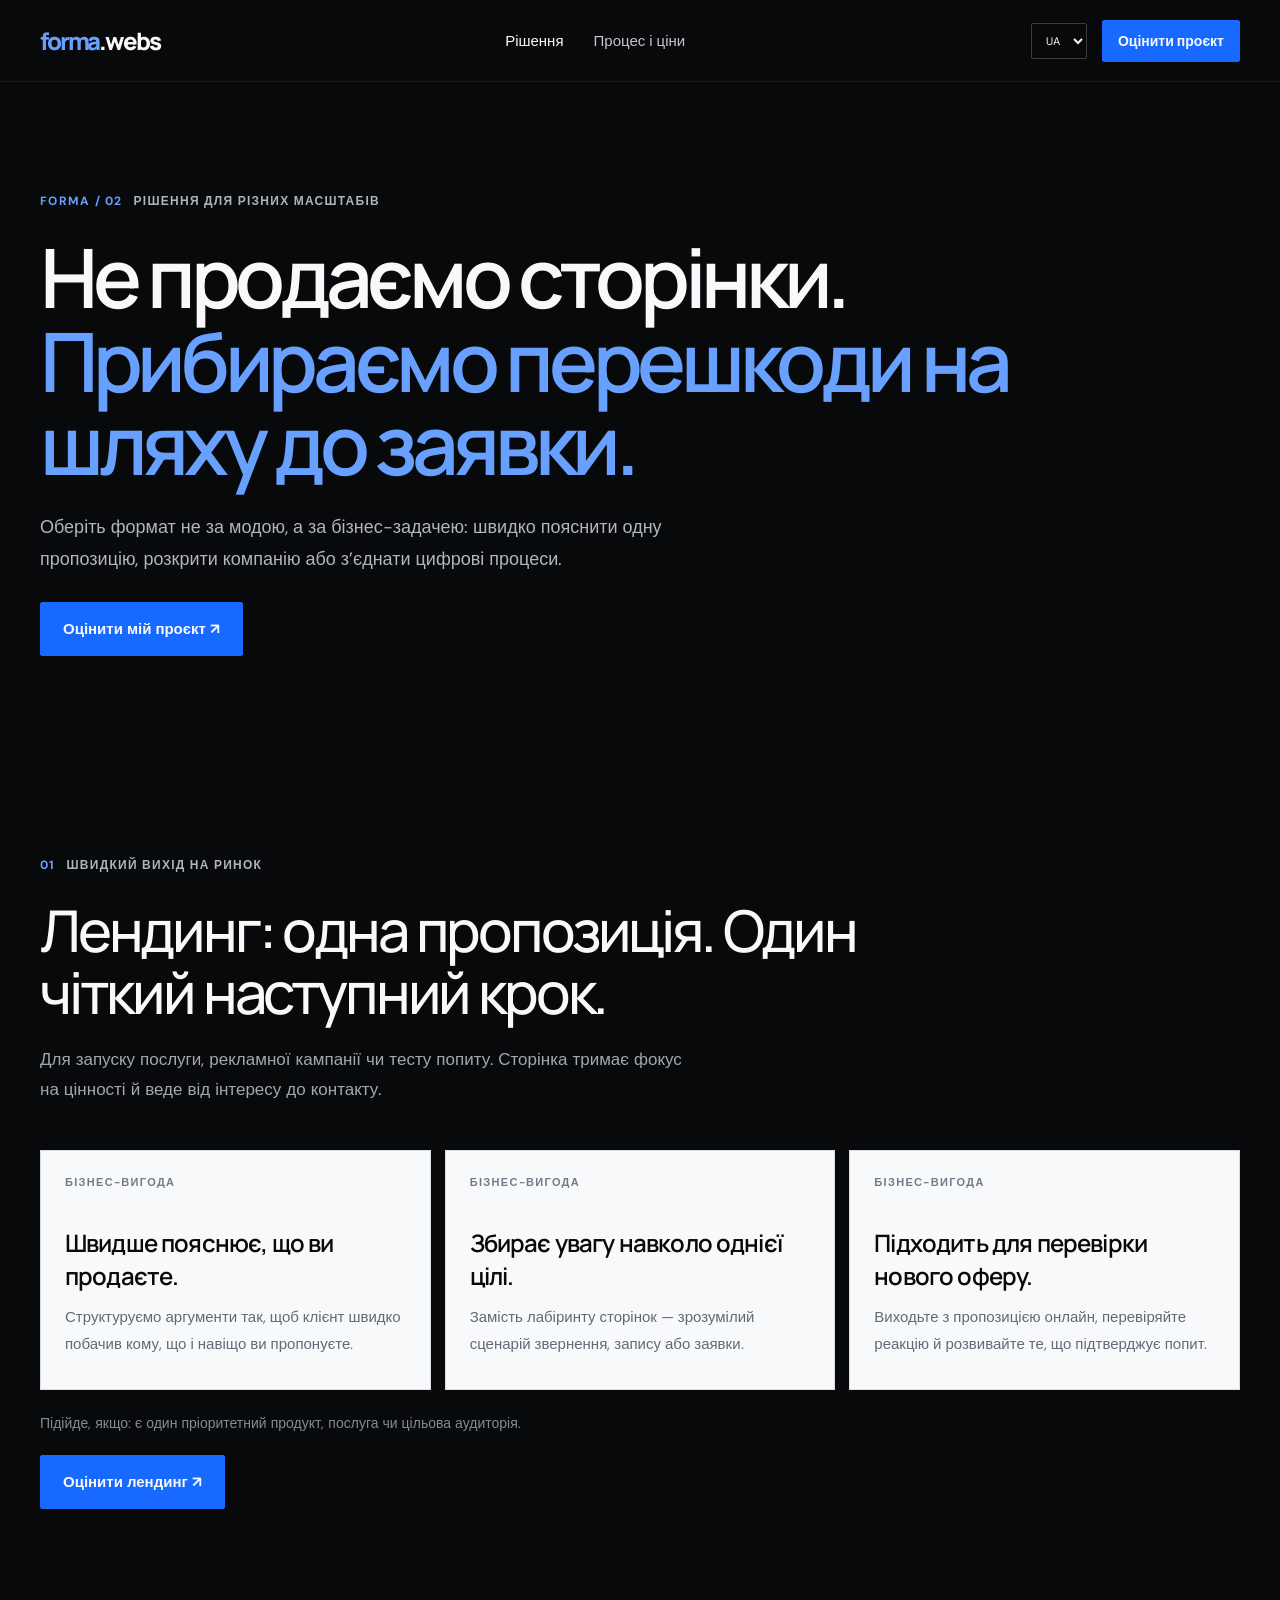
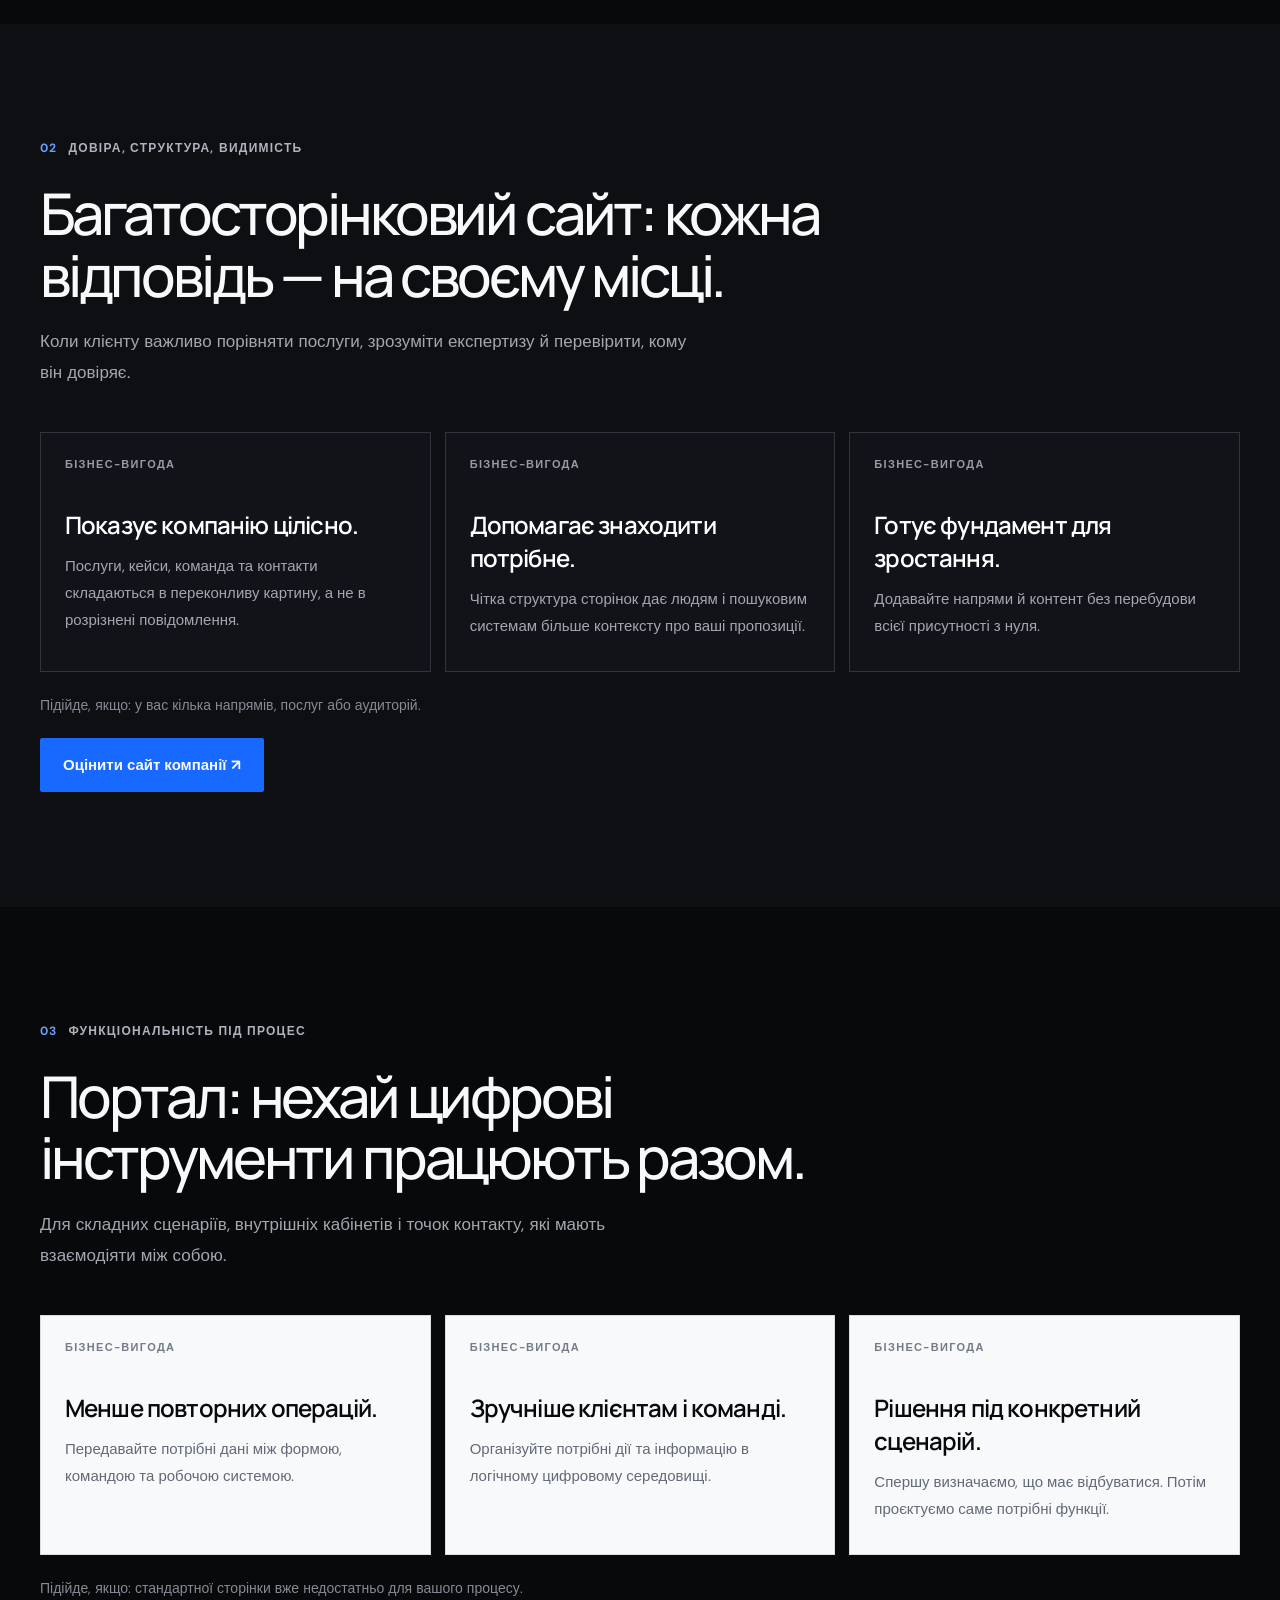
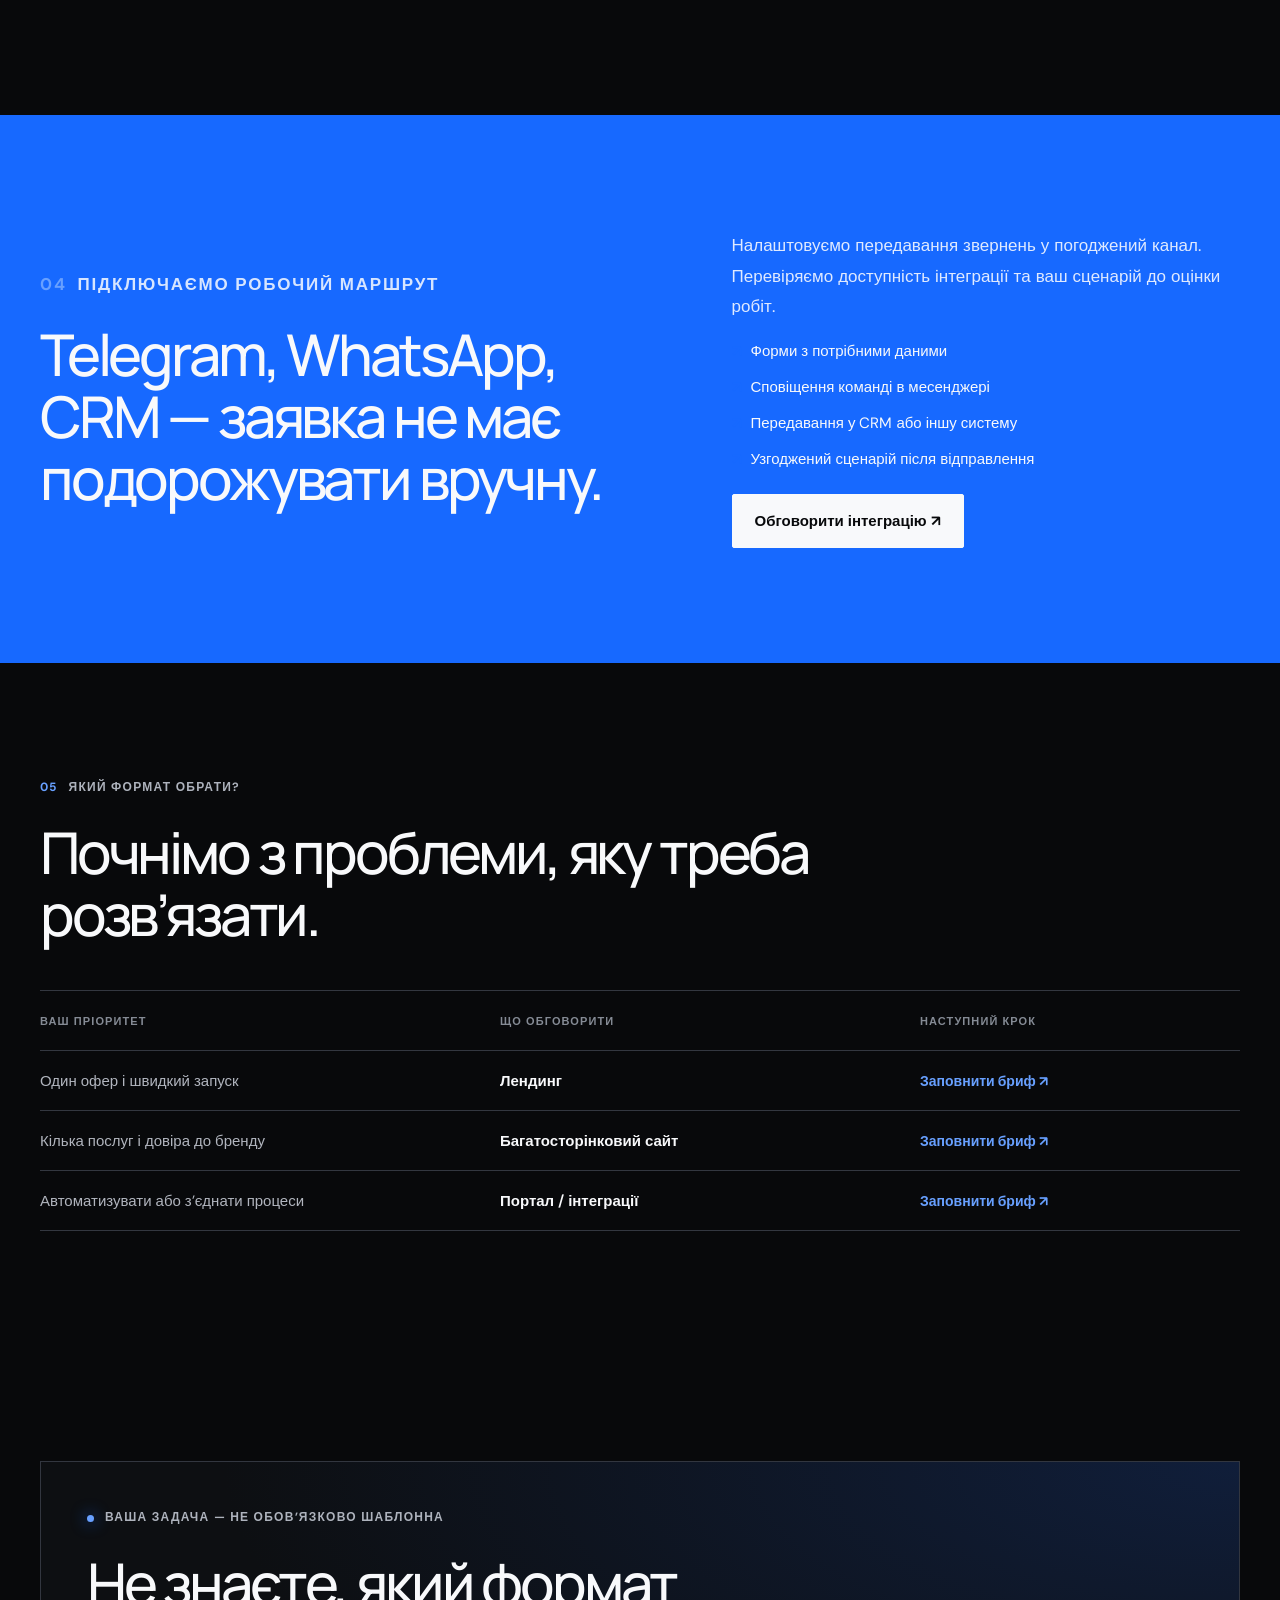
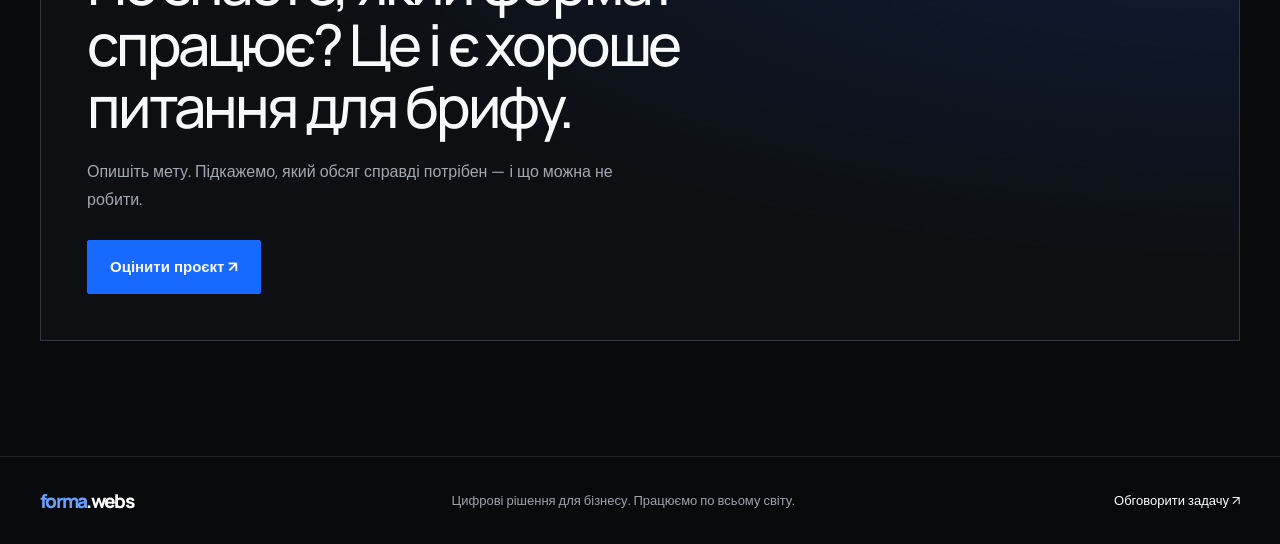
<file: services.html>
<!doctype html>
<html lang="uk">
<head>
  <meta charset="utf-8"><meta name="viewport" content="width=device-width, initial-scale=1"><meta name="theme-color" content="#08090b">
  <meta name="description" content="Лендинги, корпоративні сайти, портали й інтеграції forma.webs — кожне рішення під конкретну задачу бізнесу.">
  <title>Послуги forma.webs — від лендингу до порталу</title><link rel="stylesheet" href="styles.css"><script src="script.js" defer></script>
</head>
<body data-page="services">
  <header class="site-header">
    <a class="brand" href="index.html" aria-label="forma.webs"><span>forma</span>.webs</a>
    <nav class="main-nav" aria-label="Навігація"><a href="services.html" aria-current="page" data-i18n="navServices">Рішення</a><a href="process.html" data-i18n="navProcess">Процес і ціни</a></nav>
    <div class="header-actions"><label class="sr-only" for="language" data-i18n="languageLabel">Мова</label><select id="language" class="language" aria-label="Мова" data-i18n-aria="languageLabel"><option value="uk">UA</option><option value="en">EN</option><option value="de">DE</option></select><a class="button button-small" href="index.html#brief" data-i18n="navCta">Оцінити проєкт</a></div>
    <button class="menu-toggle" type="button" aria-label="Відкрити меню" data-i18n-aria="menuLabel" aria-expanded="false">☰</button>
  </header>
  <main>
    <section class="subhero shell">
      <p class="eyebrow"><span class="section-index">FORMA / 02</span><span data-i18n="servicesEyebrow">РІШЕННЯ ДЛЯ РІЗНИХ МАСШТАБІВ</span></p>
      <h1 data-i18n="servicesHeroTitle">Не продаємо сторінки. <span class="accent">Прибираємо перешкоди на шляху до заявки.</span></h1>
      <p class="hero-lead" data-i18n="servicesHeroText">Оберіть формат не за модою, а за бізнес-задачею: швидко пояснити одну пропозицію, розкрити компанію або з’єднати цифрові процеси.</p>
      <a class="button" href="index.html#brief" data-i18n="servicesHeroCta">Оцінити мій проєкт ↗</a>
    </section>
    <section class="section shell">
      <div class="section-heading"><p class="eyebrow"><span class="section-index">01</span><span data-i18n="landingEyebrow">ШВИДКИЙ ВИХІД НА РИНОК</span></p><h2 data-i18n="landingTitle">Лендинг: одна пропозиція. Один чіткий наступний крок.</h2><p class="section-intro" data-i18n="landingIntro">Для запуску послуги, рекламної кампанії чи тесту попиту. Сторінка тримає фокус на цінності й веде від інтересу до контакту.</p></div>
      <div class="benefit-grid"><article class="benefit-card"><span class="service-kicker" data-i18n="benefitTag">БІЗНЕС-ВИГОДА</span><h3 data-i18n="landingBenefit1Title">Швидше пояснює, що ви продаєте.</h3><p data-i18n="landingBenefit1Text">Структуруємо аргументи так, щоб клієнт швидко побачив кому, що і навіщо ви пропонуєте.</p></article><article class="benefit-card"><span class="service-kicker" data-i18n="benefitTag">БІЗНЕС-ВИГОДА</span><h3 data-i18n="landingBenefit2Title">Збирає увагу навколо однієї цілі.</h3><p data-i18n="landingBenefit2Text">Замість лабіринту сторінок — зрозумілий сценарій звернення, запису або заявки.</p></article><article class="benefit-card"><span class="service-kicker" data-i18n="benefitTag">БІЗНЕС-ВИГОДА</span><h3 data-i18n="landingBenefit3Title">Підходить для перевірки нового оферу.</h3><p data-i18n="landingBenefit3Text">Виходьте з пропозицією онлайн, перевіряйте реакцію й розвивайте те, що підтверджує попит.</p></article></div>
      <p class="microcopy" data-i18n="landingFit">Підійде, якщо: є один пріоритетний продукт, послуга чи цільова аудиторія.</p>
      <a class="button" href="index.html#brief" data-i18n="landingCta">Оцінити лендинг ↗</a>
    </section>
    <section class="section section-dark">
      <div class="shell">
        <div class="section-heading"><p class="eyebrow"><span class="section-index">02</span><span data-i18n="multipageEyebrow">ДОВІРА, СТРУКТУРА, ВИДИМІСТЬ</span></p><h2 data-i18n="multipageTitle">Багатосторінковий сайт: кожна відповідь — на своєму місці.</h2><p class="section-intro" data-i18n="multipageIntro">Коли клієнту важливо порівняти послуги, зрозуміти експертизу й перевірити, кому він довіряє.</p></div>
        <div class="benefit-grid"><article class="benefit-card benefit-card-dark"><span class="service-kicker" data-i18n="benefitTag">БІЗНЕС-ВИГОДА</span><h3 data-i18n="multiBenefit1Title">Показує компанію цілісно.</h3><p data-i18n="multiBenefit1Text">Послуги, кейси, команда та контакти складаються в переконливу картину, а не в розрізнені повідомлення.</p></article><article class="benefit-card benefit-card-dark"><span class="service-kicker" data-i18n="benefitTag">БІЗНЕС-ВИГОДА</span><h3 data-i18n="multiBenefit2Title">Допомагає знаходити потрібне.</h3><p data-i18n="multiBenefit2Text">Чітка структура сторінок дає людям і пошуковим системам більше контексту про ваші пропозиції.</p></article><article class="benefit-card benefit-card-dark"><span class="service-kicker" data-i18n="benefitTag">БІЗНЕС-ВИГОДА</span><h3 data-i18n="multiBenefit3Title">Готує фундамент для зростання.</h3><p data-i18n="multiBenefit3Text">Додавайте напрями й контент без перебудови всієї присутності з нуля.</p></article></div>
        <p class="microcopy" data-i18n="multiFit">Підійде, якщо: у вас кілька напрямів, послуг або аудиторій.</p>
        <a class="button" href="index.html#brief" data-i18n="multiCta">Оцінити сайт компанії ↗</a>
      </div>
    </section>
    <section class="section shell">
      <div class="section-heading"><p class="eyebrow"><span class="section-index">03</span><span data-i18n="portalEyebrow">ФУНКЦІОНАЛЬНІСТЬ ПІД ПРОЦЕС</span></p><h2 data-i18n="portalTitle">Портал: нехай цифрові інструменти працюють разом.</h2><p class="section-intro" data-i18n="portalIntro">Для складних сценаріїв, внутрішніх кабінетів і точок контакту, які мають взаємодіяти між собою.</p></div>
      <div class="benefit-grid"><article class="benefit-card"><span class="service-kicker" data-i18n="benefitTag">БІЗНЕС-ВИГОДА</span><h3 data-i18n="portalBenefit1Title">Менше повторних операцій.</h3><p data-i18n="portalBenefit1Text">Передавайте потрібні дані між формою, командою та робочою системою.</p></article><article class="benefit-card"><span class="service-kicker" data-i18n="benefitTag">БІЗНЕС-ВИГОДА</span><h3 data-i18n="portalBenefit2Title">Зручніше клієнтам і команді.</h3><p data-i18n="portalBenefit2Text">Організуйте потрібні дії та інформацію в логічному цифровому середовищі.</p></article><article class="benefit-card"><span class="service-kicker" data-i18n="benefitTag">БІЗНЕС-ВИГОДА</span><h3 data-i18n="portalBenefit3Title">Рішення під конкретний сценарій.</h3><p data-i18n="portalBenefit3Text">Спершу визначаємо, що має відбуватися. Потім проєктуємо саме потрібні функції.</p></article></div>
      <p class="microcopy" data-i18n="portalFit">Підійде, якщо: стандартної сторінки вже недостатньо для вашого процесу.</p>
    </section>
    <section class="section section-blue" id="integrations">
      <div class="shell contrast-panel">
        <div><p class="eyebrow"><span class="section-index">04</span><span data-i18n="integrationEyebrow">ПІДКЛЮЧАЄМО РОБОЧИЙ МАРШРУТ</span></p><h2 data-i18n="integrationTitle">Telegram, WhatsApp, CRM — заявка не має подорожувати вручну.</h2></div>
        <div><p data-i18n="integrationText">Налаштовуємо передавання звернень у погоджений канал. Перевіряємо доступність інтеграції та ваш сценарій до оцінки робіт.</p><ul class="check-list"><li data-i18n="integrationPoint1">Форми з потрібними даними</li><li data-i18n="integrationPoint2">Сповіщення команді в месенджері</li><li data-i18n="integrationPoint3">Передавання у CRM або іншу систему</li><li data-i18n="integrationPoint4">Узгоджений сценарій після відправлення</li></ul><a class="button button-white" href="index.html#brief" data-i18n="integrationCta">Обговорити інтеграцію ↗</a></div>
      </div>
    </section>
    <section class="section shell"><div class="section-heading"><p class="eyebrow"><span class="section-index">05</span><span data-i18n="chooseEyebrow">ЯКИЙ ФОРМАТ ОБРАТИ?</span></p><h2 data-i18n="chooseTitle">Почнімо з проблеми, яку треба розв’язати.</h2></div><div class="comparison"><div class="comparison-row comparison-head"><span data-i18n="compareHead1">Ваш пріоритет</span><span data-i18n="compareHead2">Що обговорити</span><span data-i18n="compareHead3">Наступний крок</span></div><div class="comparison-row"><span data-i18n="compare1a">Один офер і швидкий запуск</span><strong data-i18n="compare1b">Лендинг</strong><a href="index.html#brief" data-i18n="compareCta">Заповнити бриф ↗</a></div><div class="comparison-row"><span data-i18n="compare2a">Кілька послуг і довіра до бренду</span><strong data-i18n="compare2b">Багатосторінковий сайт</strong><a href="index.html#brief" data-i18n="compareCta">Заповнити бриф ↗</a></div><div class="comparison-row"><span data-i18n="compare3a">Автоматизувати або з’єднати процеси</span><strong data-i18n="compare3b">Портал / інтеграції</strong><a href="index.html#brief" data-i18n="compareCta">Заповнити бриф ↗</a></div></div></section>
    <section class="section shell"><div class="closing-panel"><p class="eyebrow"><span class="status-dot"></span><span data-i18n="servicesCloseEyebrow">ВАША ЗАДАЧА — НЕ ОБОВ’ЯЗКОВО ШАБЛОННА</span></p><h2 data-i18n="servicesCloseTitle">Не знаєте, який формат спрацює? Це і є хороше питання для брифу.</h2><p data-i18n="servicesCloseText">Опишіть мету. Підкажемо, який обсяг справді потрібен — і що можна не робити.</p><a class="button" href="index.html#brief" data-i18n="servicesCloseCta">Оцінити проєкт ↗</a></div></section>
  </main>
  <footer class="site-footer"><a class="brand" href="index.html"><span>forma</span>.webs</a><span data-i18n="footerLine">Цифрові рішення для бізнесу. Працюємо по всьому світу.</span><a href="index.html#brief" data-i18n="footerCta">Обговорити задачу ↗</a></footer>
</body>
</html>
</file>
<file: styles.css>
@import url("https://fonts.googleapis.com/css2?family=DM+Sans:wght@400;500;600;700&family=Manrope:wght@400;500;600;700;800&display=swap");

:root {
  --black: #08090b;
  --black-soft: #111318;
  --white: #f8f9fb;
  --paper: #f0f2f5;
  --blue: #1769ff;
  --blue-light: #68a0ff;
  --ink-muted: #a3a7b0;
  --ink-dark-muted: #606672;
  --line: #282b32;
  --line-light: #d9dce2;
  --sans: "DM Sans", Arial, sans-serif;
  --display: "Manrope", "DM Sans", Arial, sans-serif;
  font-family: var(--sans);
  color: var(--white);
  background: var(--black);
  scroll-behavior: smooth;
}
* { box-sizing: border-box; }
body { margin: 0; min-width: 320px; background: var(--black); color: var(--white); }
a { color: inherit; text-decoration: none; }
button, select, input, textarea { font: inherit; }
.shell { width: min(1200px, calc(100% - 64px)); margin-inline: auto; }
.sr-only { position: absolute; width: 1px; height: 1px; padding: 0; margin: -1px; overflow: hidden; clip: rect(0,0,0,0); white-space: nowrap; border: 0; }
.site-header { min-height: 82px; padding-inline: max(32px, calc((100% - 1200px) / 2)); display: flex; align-items: center; justify-content: space-between; gap: 32px; border-bottom: 1px solid #ffffff12; }
.brand { font-family: var(--display); font-weight: 800; font-size: 24px; letter-spacing: -.09em; white-space: nowrap; }
.brand span { color: var(--blue-light); }
.main-nav, .header-actions { display: flex; align-items: center; gap: 30px; }
.main-nav a { color: #c4c6cc; font-size: 13px; transition: color .2s; }
.main-nav a:hover, .main-nav a[aria-current="page"] { color: var(--white); }
.header-actions { gap: 15px; }
.language { color: var(--white); border: 1px solid #ffffff35; border-radius: 2px; background: transparent; padding: 9px 10px; font-size: 11px; }
.language option { color: var(--black); }
.button { display: inline-flex; align-items: center; justify-content: center; gap: 14px; min-height: 54px; padding: 0 22px; color: var(--white); border: 1px solid var(--blue); border-radius: 2px; background: var(--blue); font-size: 13px; font-weight: 700; transition: background .18s, border-color .18s, transform .18s; }
.button:hover { background: #0756e4; border-color: #0756e4; transform: translateY(-2px); }
.button-small { min-height: 42px; padding-inline: 15px; font-size: 12px; }
.button-white { color: var(--black); background: var(--white); border-color: var(--white); }
.button-white:hover { color: var(--white); background: transparent; border-color: var(--white); }
.button-full { width: 100%; }
.menu-toggle { display: none; color: var(--white); border: 0; background: none; font-size: 22px; }
.hero { min-height: 650px; padding-block: 90px 100px; display: grid; grid-template-columns: 1.08fr .92fr; gap: 65px; align-items: center; }
.eyebrow { display: flex; align-items: center; gap: 11px; margin: 0 0 25px; color: #aeb3bd; font-size: 10px; font-weight: 700; letter-spacing: .105em; line-height: 1.6; }
.status-dot { width: 7px; height: 7px; border-radius: 50%; background: var(--blue-light); box-shadow: 0 0 16px var(--blue); }
h1, h2, h3, p { margin-top: 0; }
h1, h2, h3 { font-family: var(--display); }
h1 { max-width: 760px; margin-bottom: 25px; font-size: clamp(48px, 6.6vw, 82px); font-weight: 600; line-height: 1.02; letter-spacing: -.065em; }
.accent { color: var(--blue-light); }
.hero-lead { max-width: 600px; margin-bottom: 28px; color: #b1b5be; font-size: 16px; line-height: 1.75; }
.button-row { display: flex; align-items: center; gap: 23px; flex-wrap: wrap; }
.text-link { display: inline-flex; gap: 8px; align-items: center; color: var(--white); font-size: 12px; font-weight: 700; }
.text-link:hover { color: var(--blue-light); }
.microcopy { margin: 17px 0 0; color: #858b95; font-size: 11px; line-height: 1.65; }
.hero-visual { min-height: 366px; padding: 24px; display: flex; flex-direction: column; justify-content: space-between; border: 1px solid #30343d; background: radial-gradient(ellipse at 55% 45%, #102451 0, #101217 43%, #0a0b0e 78%); }
.visual-top, .visual-live { display: flex; align-items: center; }
.visual-top { justify-content: space-between; color: #858b95; font-size: 9px; font-weight: 700; letter-spacing: .12em; }
.visual-live { gap: 7px; color: #b0b5bf; }
.visual-live i { width: 6px; height: 6px; border-radius: 50%; background: #5bb99e; }
.route { display: grid; grid-template-columns: 1fr 35px 1fr 35px 1fr; align-items: center; }
.route-node { display: grid; justify-items: start; gap: 10px; }
.route-icon { width: 39px; height: 39px; display: grid; place-items: center; border: 1px solid #464b55; color: #c0c4cc; font-size: 10px; }
.route-node-active .route-icon { border-color: var(--blue); color: white; background: var(--blue); box-shadow: 0 0 30px #1769ff65; }
.route-node strong { font-family: var(--display); font-size: 15px; }
.route-node small { max-width: 110px; color: #9298a2; font-size: 10px; line-height: 1.5; }
.route-line { height: 1px; background: #555b66; }
.route-line i { display: block; width: 35%; height: 1px; background: var(--blue-light); }
.visual-foot { padding-top: 16px; display: flex; gap: 9px; align-items: center; border-top: 1px solid #ffffff18; color: #a8adb7; font-size: 10px; }
.blue-mark { color: var(--blue-light); font-size: 9px; }
.ticker { overflow: hidden; padding: 19px 0; border-block: 1px solid #ffffff1a; color: #b7bbc4; }
.ticker-track { width: max-content; margin-inline: auto; display: flex; align-items: center; gap: 45px; font-size: 9px; font-weight: 700; letter-spacing: .13em; }
.ticker-track b { color: var(--blue-light); font-size: 15px; }
.section { padding-block: 115px; }
.section-heading { max-width: 830px; margin-bottom: 45px; }
.section-index { color: var(--blue-light); font-weight: 700; }
.section-heading h2, .contrast-panel h2, .closing-panel h2 { margin-bottom: 20px; font-size: clamp(34px, 4.5vw, 58px); font-weight: 500; line-height: 1.07; letter-spacing: -.055em; }
.section-intro { max-width: 650px; margin: 0; color: var(--ink-muted); font-size: 14px; line-height: 1.8; }
.leak-grid { display: grid; grid-template-columns: repeat(3, 1fr); gap: 14px; }
.leak-card { position: relative; min-height: 260px; padding: 24px; border: 1px solid #292c33; background: #0c0d10; }
.card-index, .service-kicker { display: block; color: #9298a2; font-size: 9px; font-weight: 700; letter-spacing: .12em; }
.card-index span { color: var(--blue-light); }
.leak-card h3, .solution-card h3, .benefit-card h3, .pricing-card h3 { margin: 32px 0 12px; font-size: 21px; font-weight: 600; letter-spacing: -.035em; }
.leak-card p, .solution-card p, .benefit-card p, .pricing-card p { max-width: 350px; margin-bottom: 0; color: var(--ink-muted); font-size: 12px; line-height: 1.8; }
.card-arrow { position: absolute; right: 23px; top: 20px; color: #535964; font-size: 17px; }
.ethical-note { max-width: 770px; margin: 22px 0 0; color: #858b95; font-size: 11px; line-height: 1.7; }
.section-dark { background: #0d0f12; }
.automation-grid { display: grid; grid-template-columns: 1.15fr .85fr; gap: 50px; align-items: stretch; }
.automation-list { border-top: 1px solid #ffffff20; }
.automation-row { display: grid; grid-template-columns: 48px 1fr 20px; gap: 16px; align-items: start; padding: 22px 0; border-bottom: 1px solid #ffffff20; }
.automation-symbol { width: 42px; height: 42px; display: grid; place-items: center; border: 1px solid #454b56; color: var(--blue-light); font-size: 10px; font-weight: 800; }
.automation-row h3 { margin: 1px 0 7px; font-size: 16px; font-weight: 600; }
.automation-row p { max-width: 480px; margin: 0; color: var(--ink-muted); font-size: 12px; line-height: 1.7; }
.row-arrow { color: #69707c; }
.automation-aside { padding: 26px; border: 1px solid #343943; background: linear-gradient(145deg, #131a28, #101114 70%); }
.aside-label { color: #8f96a2; font-size: 9px; font-weight: 700; letter-spacing: .1em; }
.aside-number { margin: 38px 0 10px; color: white; font-family: var(--display); font-size: 79px; font-weight: 600; letter-spacing: -.08em; line-height: 1; }
.aside-number span { color: var(--blue-light); font-size: 33px; letter-spacing: -.04em; }
.automation-aside h3 { max-width: 340px; margin-bottom: 12px; font-size: 22px; line-height: 1.2; letter-spacing: -.04em; }
.automation-aside p { margin-bottom: 22px; color: var(--ink-muted); font-size: 12px; line-height: 1.75; }
.automation-aside .text-link { font-size: 11px; }
.section-cta { margin-top: 35px; }
.section-cta .microcopy { margin: 0; }
.solution-preview { display: grid; grid-template-columns: repeat(3, 1fr); gap: 14px; margin-bottom: 24px; }
.solution-card { min-height: 220px; padding: 23px; border: 1px solid #292c33; }
.solution-card h3 { margin-top: 30px; }
.section-blue { background: var(--blue); }
.contrast-panel { display: grid; grid-template-columns: 1.1fr .9fr; gap: 70px; align-items: center; }
.contrast-panel .eyebrow, .section-blue .eyebrow { color: #d7e5ff; }
.contrast-panel h2 { margin-bottom: 0; }
.contrast-panel p { max-width: 510px; color: #e0eaff; font-size: 14px; line-height: 1.8; }
.brief-section { padding-block: 100px; background: #f0f2f5; color: var(--black); }
.brief-layout { display: grid; grid-template-columns: .9fr 1.1fr; gap: 80px; align-items: start; }
.brief-copy .eyebrow { color: #58606e; }
.brief-copy h2 { max-width: 500px; margin-bottom: 16px; font-size: clamp(38px, 4.5vw, 57px); font-weight: 600; letter-spacing: -.06em; line-height: 1.04; }
.brief-copy > p:not(.eyebrow) { max-width: 440px; color: #626a76; font-size: 13px; line-height: 1.8; }
.brief-points, .check-list { padding: 0; list-style: none; }
.brief-points li, .check-list li { position: relative; margin-top: 12px; padding-left: 19px; font-size: 11px; line-height: 1.6; }
.brief-points li::before, .check-list li::before { position: absolute; left: 0; content: "↗"; color: var(--blue); font-weight: 800; }
.brief-form { display: grid; gap: 15px; padding: 27px; border: 1px solid #d4d8df; background: #f8f9fb; }
.brief-form label { display: grid; gap: 8px; color: #414853; font-size: 10px; font-weight: 700; }
.brief-form input, .brief-form select, .brief-form textarea { width: 100%; min-height: 46px; padding: 12px; border: 1px solid #d7dbe2; border-radius: 1px; background: white; color: #111318; font-size: 12px; outline-color: var(--blue); }
.brief-form textarea { min-height: 78px; resize: vertical; }
.brief-form .button { margin-top: 2px; }
.form-message { min-height: 18px; margin: 0; color: #1650bd; font-size: 11px; font-weight: 700; }
.form-disclaimer { margin: 0; color: #727985; font-size: 10px; line-height: 1.6; }
.site-footer { min-height: 88px; padding: 20px max(32px, calc((100% - 1200px) / 2)); display: flex; align-items: center; justify-content: space-between; gap: 25px; border-top: 1px solid #ffffff1a; color: #9da2ac; font-size: 10px; }
.site-footer .brand { color: white; font-size: 19px; }
.site-footer > a:last-child { color: white; }
.subhero { padding-block: 110px 85px; }
.subhero h1 { max-width: 1000px; }
.subhero .hero-lead { max-width: 690px; margin-bottom: 27px; }
.benefit-grid { display: grid; grid-template-columns: repeat(3, 1fr); gap: 14px; margin-bottom: 22px; }
.benefit-card { min-height: 240px; padding: 24px; border: 1px solid #d9dce2; background: #f8f9fb; color: var(--black); }
.benefit-card .service-kicker { color: #737b87; }
.benefit-card h3 { margin-top: 37px; }
.benefit-card p { color: #626a76; }
.benefit-card-dark { border-color: #30343b; background: #111318; color: white; }
.benefit-card-dark .service-kicker { color: #969ca7; }
.benefit-card-dark p { color: var(--ink-muted); }
.section .microcopy + .button { margin-top: 20px; }
.check-list { margin: 15px 0 23px; }
.check-list li { color: var(--white); }
.comparison { border-top: 1px solid #333740; }
.comparison-row { min-height: 60px; display: grid; grid-template-columns: 1.1fr 1fr .8fr; gap: 20px; align-items: center; border-bottom: 1px solid #333740; font-size: 12px; }
.comparison-row > span { color: #b1b5be; }
.comparison-row > strong { font-weight: 600; }
.comparison-row > a { color: var(--blue-light); font-size: 11px; font-weight: 700; }
.comparison-head { color: #858b95; font-size: 9px; font-weight: 700; letter-spacing: .1em; text-transform: uppercase; }
.comparison-head > span { color: #858b95; }
.closing-panel { padding: 46px; border: 1px solid #32363f; background: radial-gradient(ellipse at right top, #101e3a, #0d0f12 60%); }
.closing-panel h2 { max-width: 780px; }
.closing-panel > p:not(.eyebrow) { max-width: 570px; margin-bottom: 25px; color: var(--ink-muted); font-size: 13px; line-height: 1.8; }
.process-steps { max-width: 900px; margin-bottom: 37px; border-top: 1px solid #292c33; }
.process-step { display: grid; grid-template-columns: 100px 1fr; gap: 20px; padding: 26px 0; border-bottom: 1px solid #292c33; }
.step-count { color: var(--blue-light); font-family: var(--display); font-size: 31px; letter-spacing: -.05em; }
.process-step h3 { margin: 0 0 8px; font-size: 20px; font-weight: 600; }
.process-step p { max-width: 700px; margin: 0 0 12px; color: var(--ink-muted); font-size: 12px; line-height: 1.75; }
.step-output { color: #848b96; font-size: 9px; font-weight: 700; letter-spacing: .1em; }
.pricing-grid { display: grid; grid-template-columns: repeat(3, 1fr); gap: 14px; }
.pricing-card { min-height: 215px; padding: 24px; border: 1px solid #30343b; }
.pricing-mark { color: var(--blue-light); font-size: 11px; font-weight: 700; }
.pricing-card h3 { margin-top: 33px; }
.pricing-disclaimer { max-width: 760px; margin: 24px 0 0; color: #a2a7b0; font-size: 11px; line-height: 1.75; }
.faq-grid { display: grid; grid-template-columns: 1fr 1fr; gap: 12px; }
.faq-grid details { padding: 20px; border: 1px solid #2f333b; }
.faq-grid summary { cursor: pointer; font-size: 13px; font-weight: 700; }
.faq-grid details p { margin: 12px 0 0; color: var(--ink-muted); font-size: 12px; line-height: 1.7; }
[dir="rtl"] { direction: rtl; }
:focus-visible { outline: 2px solid var(--blue-light); outline-offset: 4px; }
@media (max-width: 900px) {
  .shell { width: min(100% - 44px, 700px); }
  .site-header { padding-inline: 22px; gap: 14px; }
  .main-nav { gap: 16px; }
  .header-actions { gap: 9px; }
  .hero { grid-template-columns: 1fr; gap: 38px; padding-block: 72px; }
  .hero-visual { min-height: 330px; }
  .contrast-panel, .brief-layout, .automation-grid { grid-template-columns: 1fr; gap: 32px; }
  .benefit-grid, .leak-grid, .solution-preview, .pricing-grid { grid-template-columns: 1fr 1fr; }
  .brief-layout { gap: 34px; }
}
@media (max-width: 620px) {
  .shell { width: calc(100% - 36px); }
  .site-header { min-height: 68px; padding-inline: 18px; }
  .brand { font-size: 21px; }
  .menu-toggle { display: block; order: 3; }
  .main-nav { position: absolute; z-index: 5; top: 68px; left: 0; right: 0; display: none; padding: 20px 18px; background: #111318; border-bottom: 1px solid #30343b; }
  .main-nav.is-open { display: grid; gap: 18px; }
  .header-actions { margin-left: auto; }
  .header-actions .button { display: none; }
  .hero { min-height: auto; padding-block: 63px 58px; gap: 32px; }
  h1 { font-size: clamp(43px, 13vw, 63px); }
  .hero-lead { font-size: 14px; }
  .hero-visual { min-height: 280px; padding: 18px; }
  .route { grid-template-columns: 1fr 16px 1fr 16px 1fr; }
  .route-node small { font-size: 9px; }
  .route-node strong { font-size: 13px; }
  .route-icon { width: 33px; height: 33px; }
  .ticker-track { margin-left: 18px; gap: 20px; font-size: 8px; }
  .section { padding-block: 75px; }
  .section-heading { margin-bottom: 30px; }
  .section-heading h2, .contrast-panel h2, .closing-panel h2 { font-size: clamp(32px, 9vw, 44px); }
  .leak-grid, .solution-preview, .benefit-grid, .pricing-grid, .faq-grid { grid-template-columns: 1fr; }
  .leak-card, .benefit-card, .solution-card, .pricing-card { min-height: 0; }
  .leak-card h3, .solution-card h3, .benefit-card h3, .pricing-card h3 { margin-top: 26px; }
  .automation-grid { gap: 24px; }
  .automation-row { grid-template-columns: 40px 1fr 14px; gap: 12px; }
  .automation-symbol { width: 36px; height: 36px; font-size: 9px; }
  .section-cta { align-items: flex-start; flex-direction: column; gap: 3px; }
  .contrast-panel { gap: 25px; }
  .brief-section { padding-block: 68px; }
  .brief-form { padding: 19px; }
  .site-footer { padding: 25px 18px; align-items: flex-start; flex-direction: column; gap: 12px; }
  .subhero { padding-block: 72px 55px; }
  .comparison-row { grid-template-columns: 1fr 1fr; gap: 8px 15px; padding: 14px 0; }
  .comparison-row > a { grid-column: 1 / -1; }
  .comparison-head { display: none; }
  .closing-panel { padding: 26px 20px; }
  .process-step { grid-template-columns: 53px 1fr; gap: 13px; }
  .step-count { font-size: 24px; }
}

/* Keep supporting copy readable beside the oversized headings. */
.main-nav a { font-size: 15px; }
.button { font-size: 15px; }
.button-small { font-size: 14px; }
.eyebrow { font-size: 12px; }
.hero-lead { font-size: 18px; }
.text-link { font-size: 14px; }
.microcopy { font-size: 14px; }
.visual-top { font-size: 11px; }
.route-node strong { font-size: 17px; }
.route-node small { font-size: 12px; }
.visual-foot { font-size: 13px; }
.ticker-track { font-size: 11px; }
.section-intro { font-size: 17px; }
.card-index, .service-kicker { font-size: 11px; }
.leak-card h3, .solution-card h3, .benefit-card h3, .pricing-card h3 { font-size: 24px; }
.leak-card p, .solution-card p, .benefit-card p, .pricing-card p { font-size: 15px; }
.ethical-note { font-size: 14px; }
.automation-row h3 { font-size: 19px; }
.automation-row p, .automation-aside p { font-size: 15px; }
.aside-label { font-size: 11px; }
.automation-aside .text-link { font-size: 14px; }
.contrast-panel p { font-size: 17px; }
.brief-copy > p:not(.eyebrow) { font-size: 16px; }
.brief-points li, .check-list li { font-size: 15px; }
.brief-form label { font-size: 14px; }
.brief-form input, .brief-form select, .brief-form textarea { font-size: 16px; }
.form-message { font-size: 14px; }
.form-disclaimer { font-size: 13px; }
.site-footer { font-size: 13px; }
.comparison-row { font-size: 15px; }
.comparison-row > a { font-size: 14px; }
.comparison-head { font-size: 11px; }
.closing-panel > p:not(.eyebrow) { font-size: 16px; }
.process-step h3 { font-size: 23px; }
.process-step p { font-size: 15px; }
.step-output { font-size: 11px; }
.pricing-disclaimer { font-size: 14px; }
.faq-grid summary { font-size: 16px; }
.faq-grid details p { font-size: 15px; }
@media (max-width: 620px) {
  .hero-lead { font-size: 16px; }
  .route-node strong { font-size: 14px; }
  .route-node small { font-size: 11px; }
  .ticker-track { font-size: 10px; }
  .section-intro { font-size: 16px; }
  .leak-card h3, .solution-card h3, .benefit-card h3, .pricing-card h3 { font-size: 22px; }
  .automation-row p, .automation-aside p { font-size: 14px; }
  .comparison-row { font-size: 14px; }
  .process-step h3 { font-size: 20px; }
  .process-step p { font-size: 14px; }
}

[hidden] { display: none !important; }
.brief-progress { display: grid; grid-template-columns: auto 1fr; gap: 5px 12px; align-items: center; margin-bottom: 5px; }
.brief-progress-count { color: var(--blue); font-size: 12px; font-weight: 800; letter-spacing: .08em; }
.brief-progress-label { color: #4d5562; font-size: 14px; font-weight: 700; }
.brief-progress-track { grid-column: 1 / -1; height: 4px; overflow: hidden; background: #dce1e9; }
.brief-progress-track > span { display: block; width: 25%; height: 100%; background: var(--blue); transition: width .2s ease; }
.brief-step { min-width: 0; margin: 0; padding: 0; border: 0; }
.brief-step > legend { width: 100%; margin-bottom: 8px; padding: 0; color: var(--black); font-family: var(--display); font-size: 24px; font-weight: 700; letter-spacing: -.035em; }
.step-description { margin: 0 0 22px; color: #626a76; font-size: 15px; line-height: 1.6; }
.brief-step > label { margin-top: 20px; }
.brief-step .choice-group { display: grid; gap: 9px; min-width: 0; margin: 21px 0; padding: 0; border: 0; }
.brief-step .choice-group > legend { margin-bottom: 2px; padding: 0; color: #252a32; font-size: 15px; font-weight: 700; line-height: 1.5; }
.field-hint { display: block; color: #68717e; font-size: 13px; font-weight: 400; line-height: 1.55; }
.brief-form .choice { display: flex; grid-template-columns: none; align-items: flex-start; gap: 12px; min-height: 50px; margin: 0; padding: 14px; border: 1px solid #d7dbe2; background: #fff; color: #20242b; font-size: 15px; font-weight: 500; line-height: 1.5; cursor: pointer; }
.brief-form .choice:has(input:checked) { border-color: var(--blue); background: #f3f7ff; }
.brief-form .choice input[type="checkbox"],
.brief-form .choice input[type="radio"] { flex: 0 0 20px; width: 20px; min-height: 20px; height: 20px; margin: 1px 0 0; padding: 0; accent-color: var(--blue); }
.brief-form .choice span { flex: 1; }
.brief-form .consent-choice { margin-top: 12px; }
.brief-form .file-input { min-height: auto; padding: 12px; background: #fff; }
.selected-files { margin: 0; color: #1650bd; font-size: 13px; font-weight: 700; }
.brief-actions { display: flex; justify-content: flex-end; gap: 10px; }
.brief-actions .button-back { margin-right: auto; border-color: #b8c0cc; background: transparent; color: #20242b; }
.brief-actions .button-back:hover { border-color: var(--blue); color: var(--blue); background: transparent; }
.brief-actions .button:disabled { cursor: wait; opacity: .65; transform: none; }
.form-privacy { margin: 0; color: #626a76; font-size: 13px; line-height: 1.6; }
@media (max-width: 620px) {
  .brief-form { gap: 18px; }
  .brief-step > legend { font-size: 22px; }
  .brief-step .choice-group > legend { font-size: 15px; }
  .brief-form .choice { font-size: 14px; }
  .field-hint { font-size: 13px; }
}
</file>
